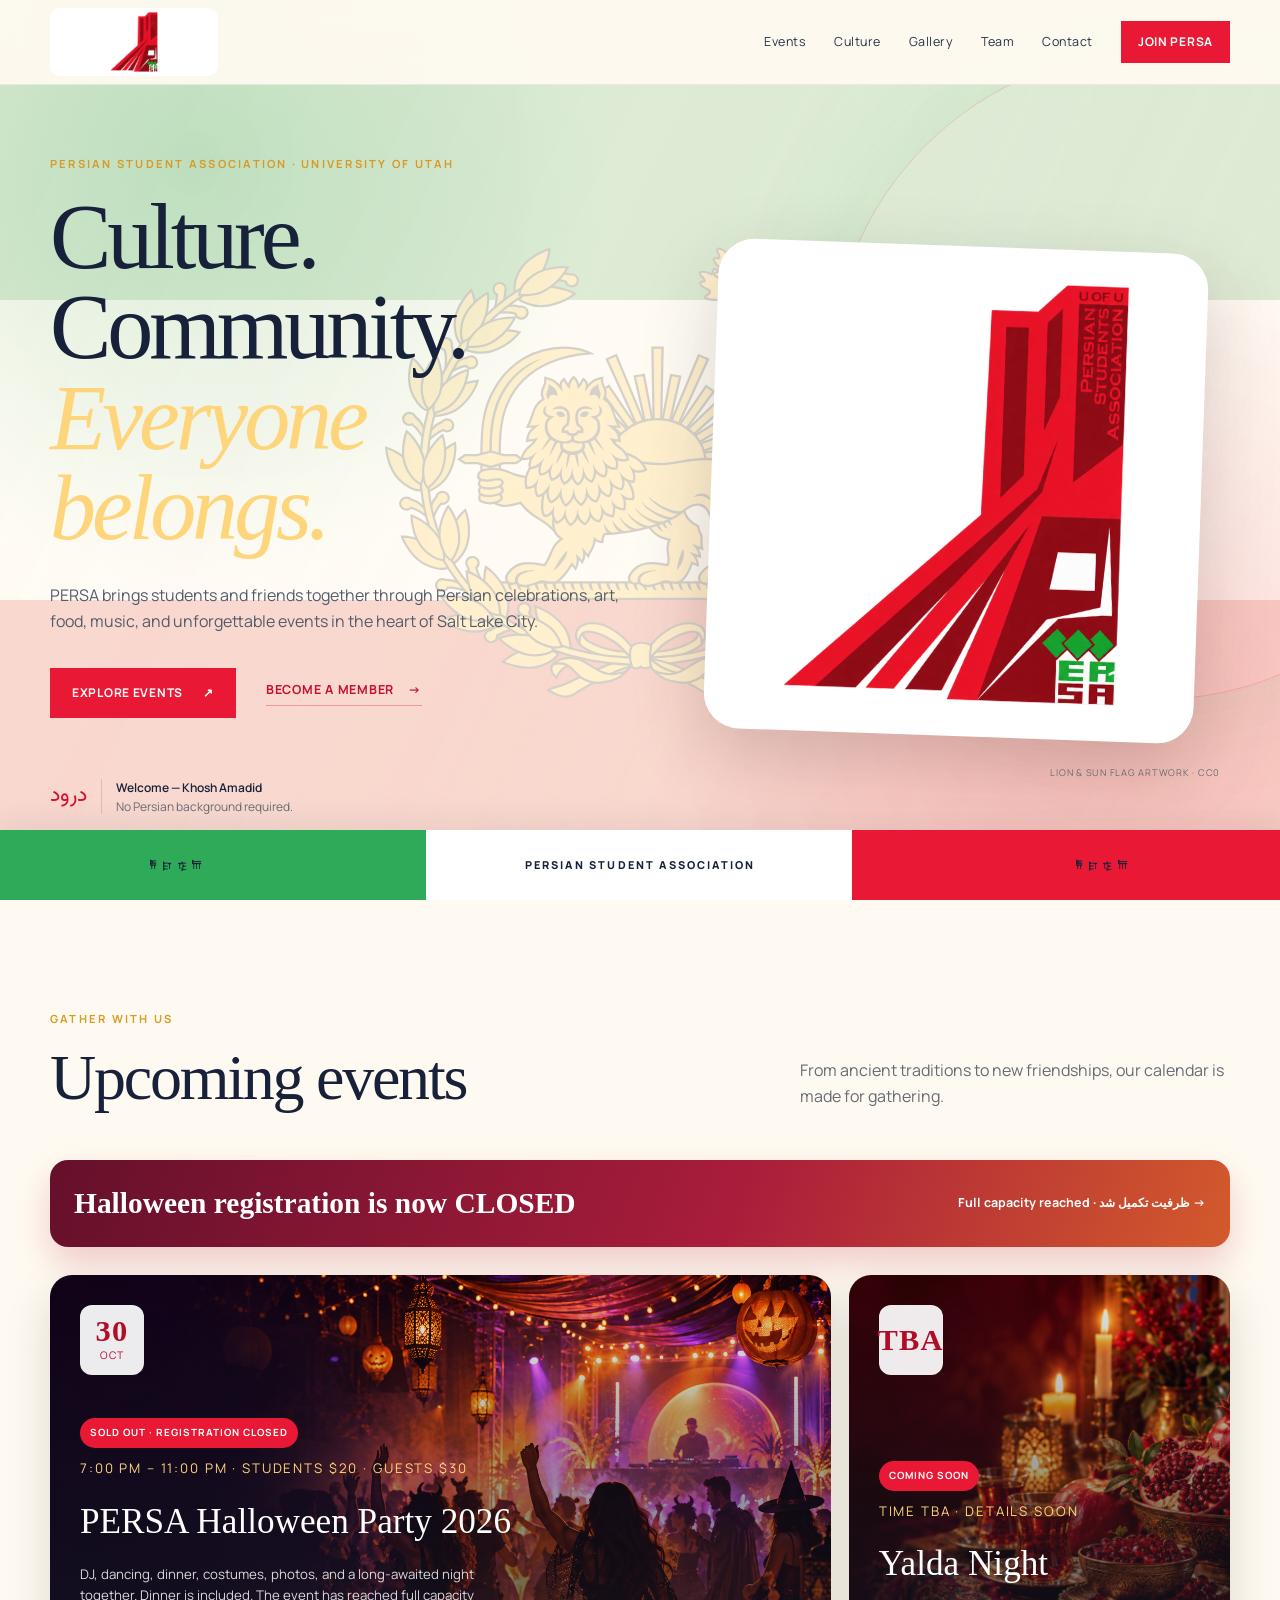
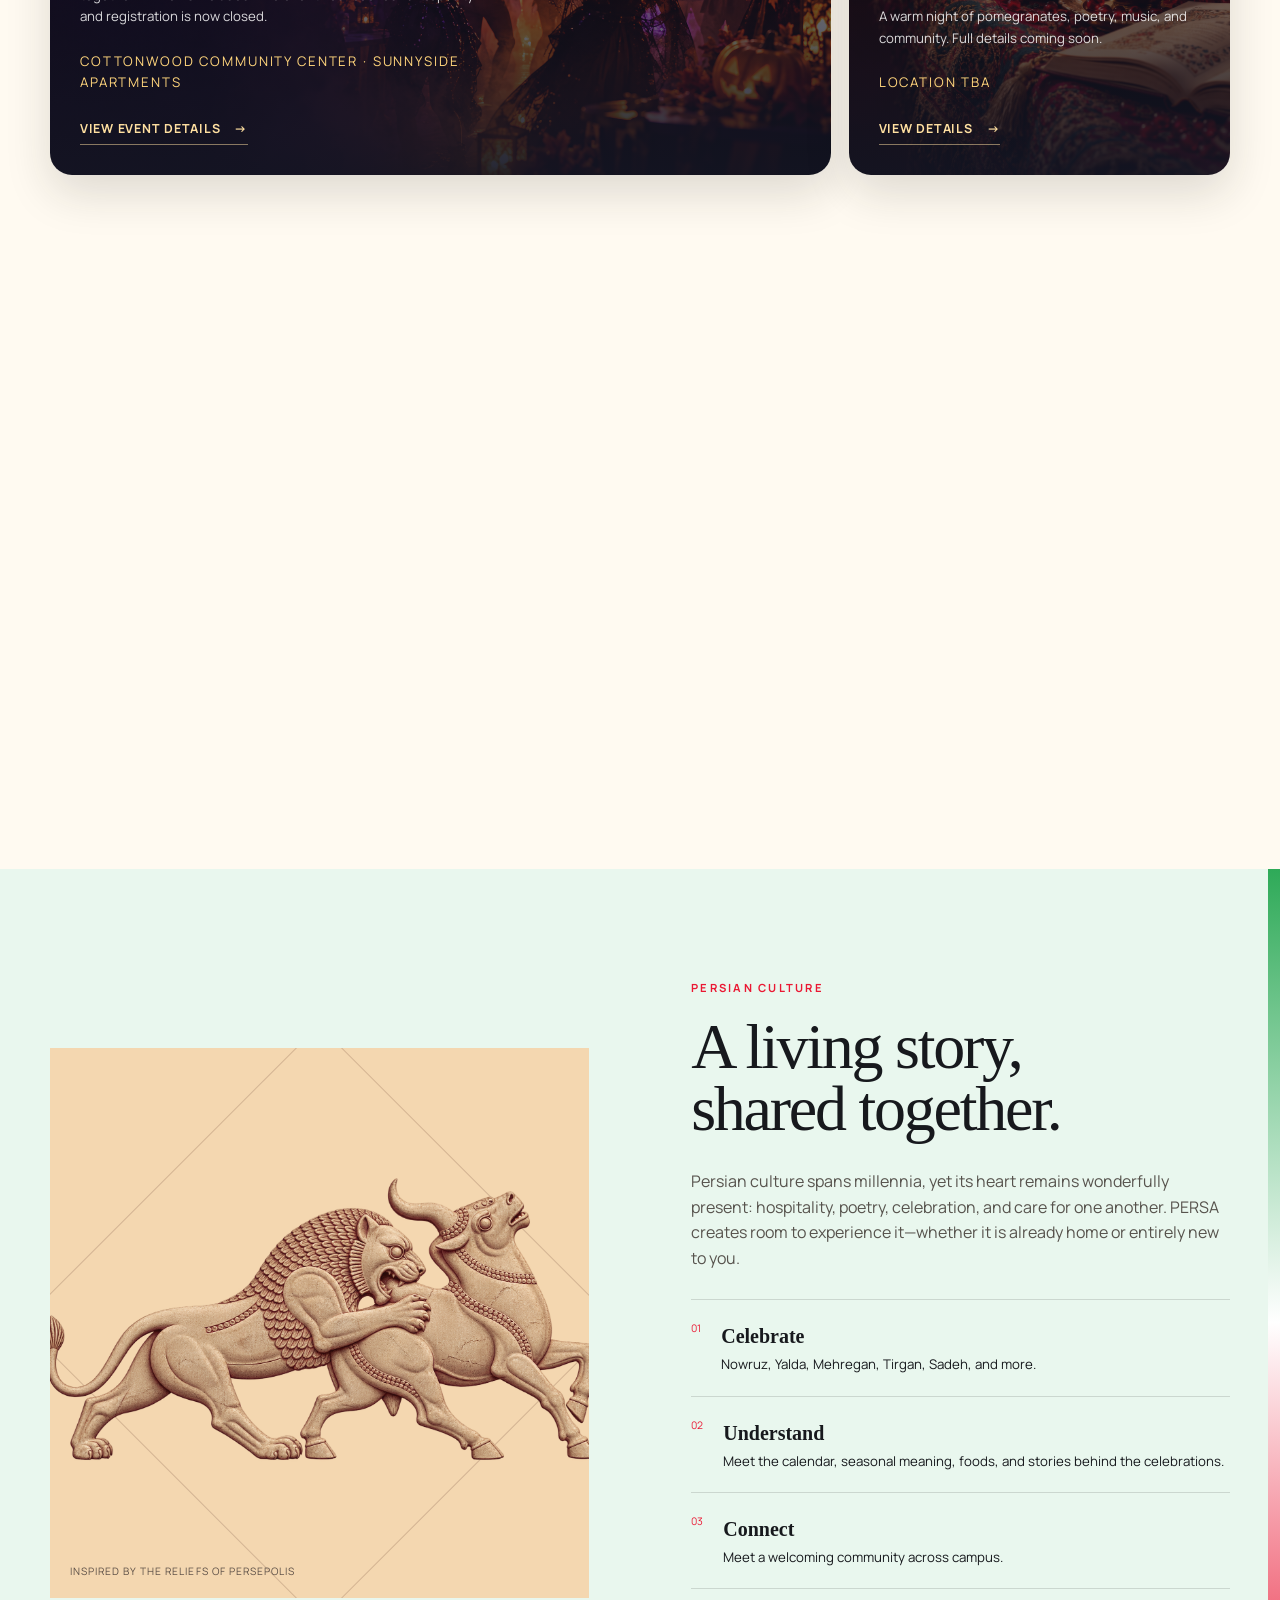
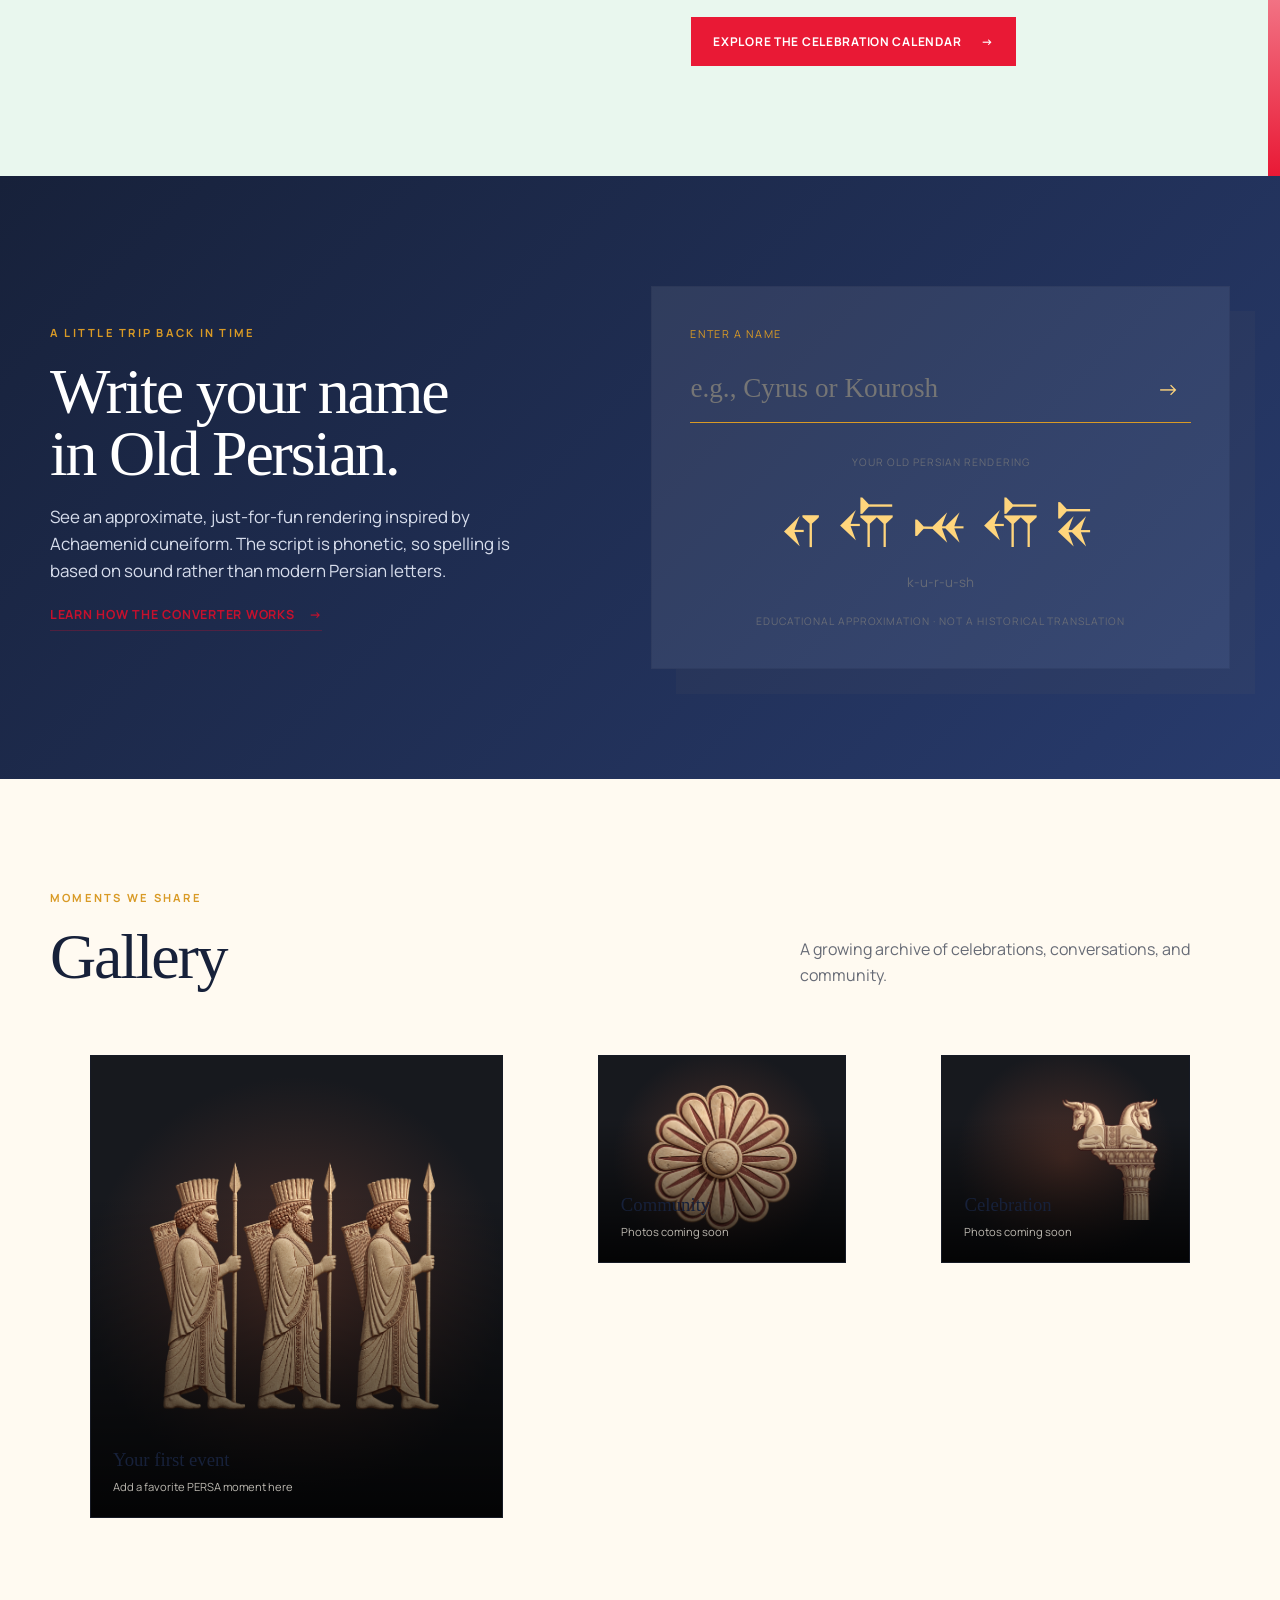
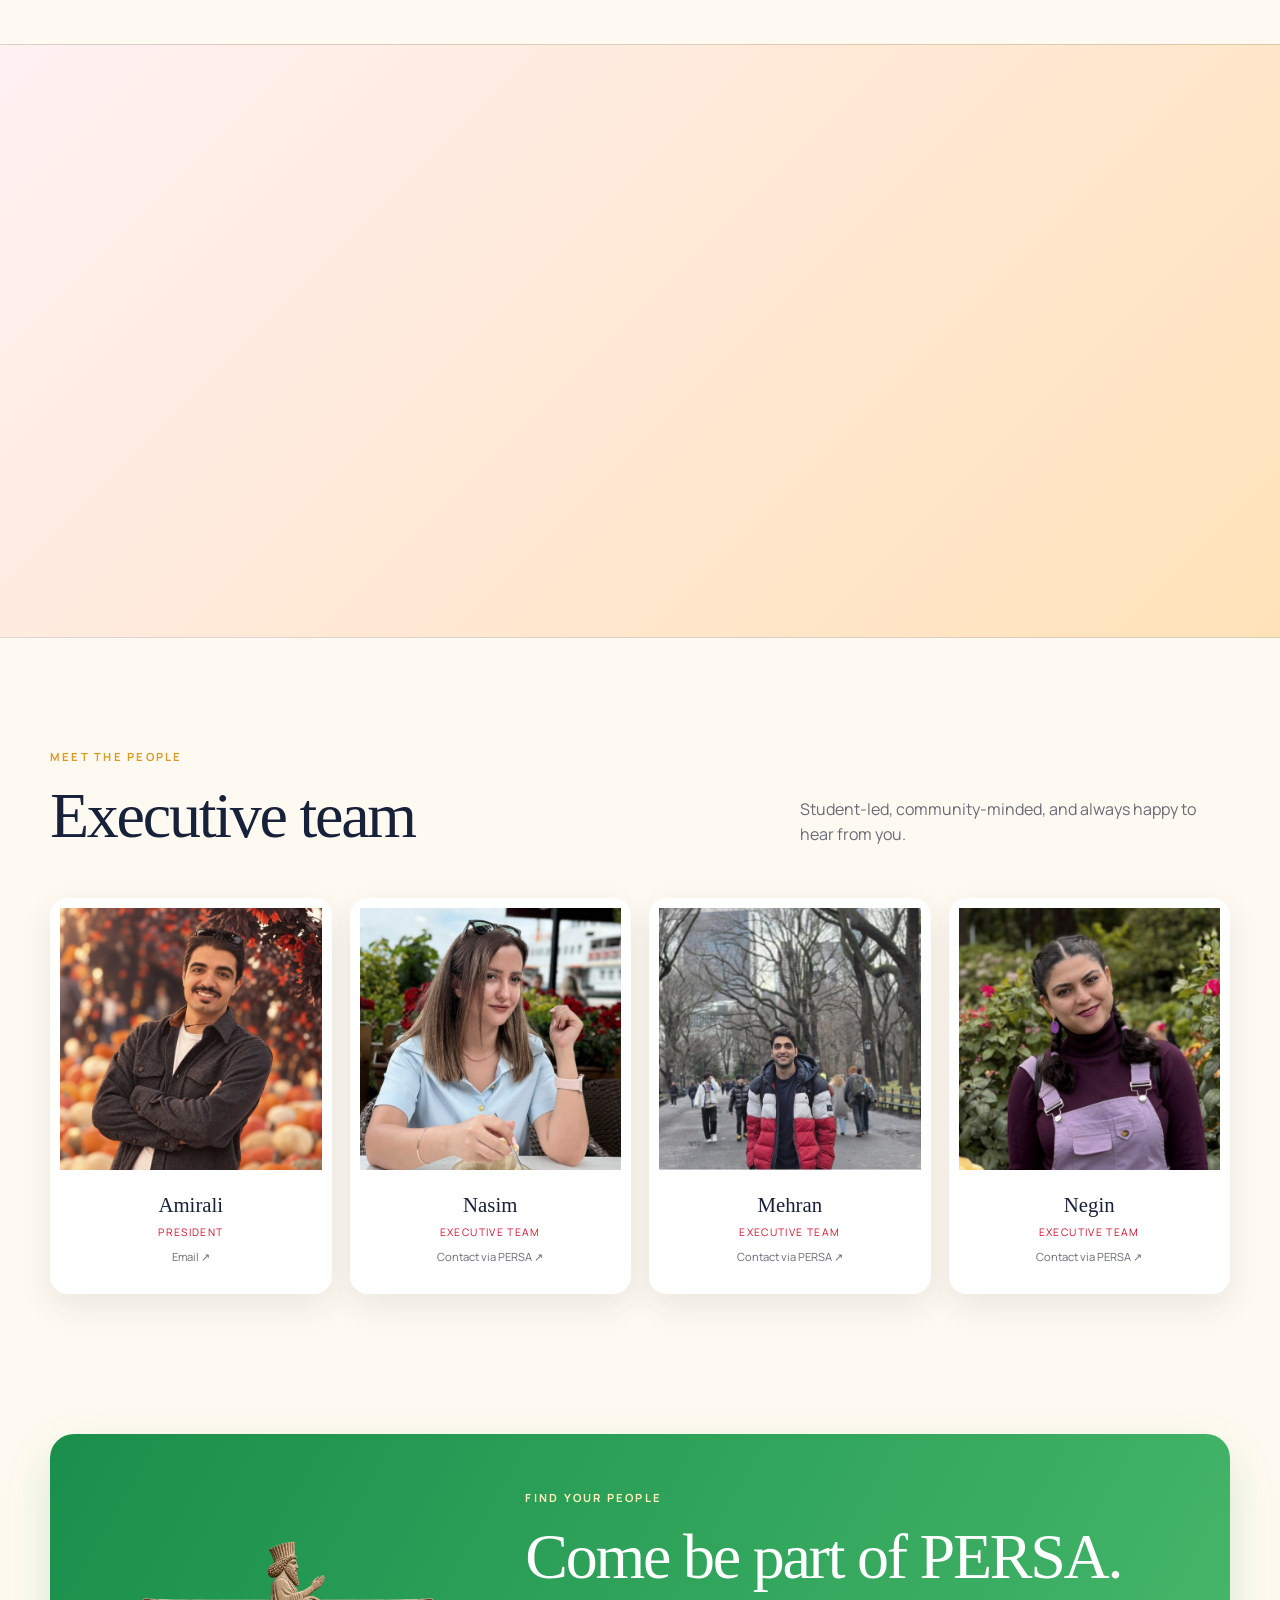
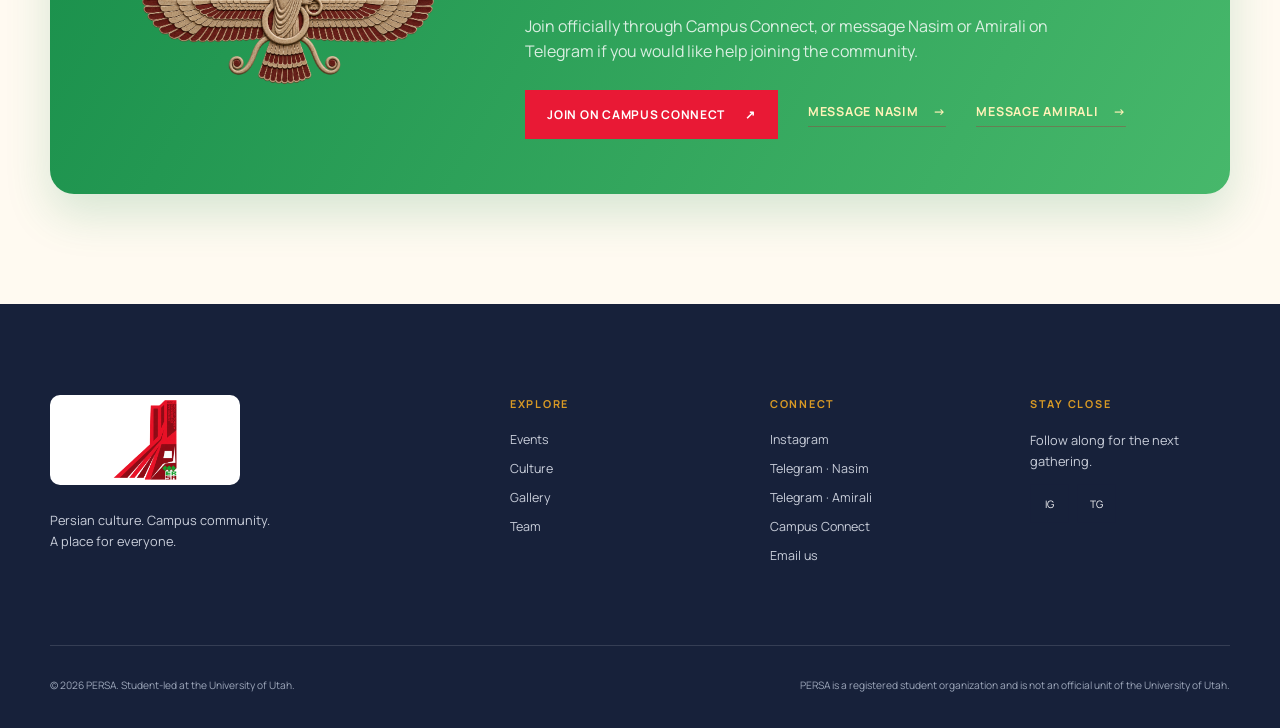
<file: index.html>
<!doctype html>
<html lang="en">
<head>
  <meta charset="utf-8">
  <meta name="viewport" content="width=device-width, initial-scale=1">
  <meta name="theme-color" content="#090b10">
  <meta name="description" content="PERSA — Persian Student Association at the University of Utah. Culture, community, and connection.">
  <title>PERSA | Persian Student Association at the University of Utah</title>
  <link rel="preconnect" href="https://fonts.googleapis.com">
  <link rel="preconnect" href="https://fonts.gstatic.com" crossorigin>
  <link href="https://fonts.googleapis.com/css2?family=Manrope:wght@400;500;600;700&family=Vazirmatn:wght@400;500;600;700&display=swap" rel="stylesheet">
  <link rel="stylesheet" href="assets/styles.css?v=20261028-registration-closed">
  <script type="application/ld+json">{"@context":"https://schema.org","@type":"Organization","name":"PERSA — Persian Student Association","parentOrganization":{"@type":"CollegeOrUniversity","name":"University of Utah"},"url":"https://persauofu.github.io"}</script>
</head>
<body>
  <a class="skip-link" href="#main">Skip to content</a>
  <header class="site-header" id="top">
    <nav class="nav shell" aria-label="Main navigation">
      <a class="brand brand-logo" href="#home" aria-label="PERSA home"><img src="assets/images/persa-logo-transparent.png" alt="PERSA — Persian Students Association at the University of Utah"></a>
      <button class="menu-button" aria-expanded="false" aria-controls="nav-links"><span></span><span></span><span></span><span class="sr-only">Menu</span></button>
      <div class="nav-links" id="nav-links">
        <a href="#events">Events</a><a href="culture.html">Culture</a><a href="#gallery">Gallery</a><a href="#team">Team</a><a href="#contact">Contact</a>
        <a class="button button-small" href="#join">Join PERSA</a>
      </div>
    </nav>
  </header>

  <main id="main">
    <section class="hero section" id="home">
      <div class="hero-glow"></div>
      <div class="shell hero-grid">
        <div class="hero-copy reveal">
          <p class="eyebrow">Persian Student Association · University of Utah</p>
          <h1>Culture. Community.<br><em>Everyone belongs.</em></h1>
          <p class="hero-text">PERSA brings students and friends together through Persian celebrations, art, food, music, and unforgettable events in the heart of Salt Lake City.</p>
          <div class="button-row"><a class="button" href="#events">Explore events <span>↗</span></a><a class="text-link" href="#join">Become a member <span>→</span></a></div>
          <div class="hero-note"><span>درود</span><p><strong>Welcome — Khosh Amadid</strong><br>No Persian background required.</p></div>
        </div>
        <div class="hero-art hero-brand-art reveal" aria-label="PERSA logo and Lion and Sun flag artwork">
          <div class="hero-logo-card"><img src="assets/images/persa-logo-transparent.png" alt="PERSA official logo" fetchpriority="high"></div>
          <div class="hero-flag-credit">Lion &amp; Sun flag artwork · CC0</div>
        </div>
      </div>
      <div class="pattern-band" aria-hidden="true"><span>𐎱 𐎼 𐎿 𐎠</span><span>PERSIAN STUDENT ASSOCIATION</span><span>𐎱 𐎼 𐎿 𐎠</span></div>
    </section>

    <section class="section shell" id="events">
      <div class="section-heading reveal"><div><p class="eyebrow">Gather with us</p><h2>Upcoming events</h2></div><p>From ancient traditions to new friendships, our calendar is made for gathering.</p></div>
      <a class="required-banner reveal registration-closed-banner" href="registration.html?event=halloween-celebration"><strong>Halloween registration is now CLOSED</strong><span>Full capacity reached · ظرفیت تکمیل شد →</span></a>
      <div class="event-grid" id="event-grid" aria-live="polite"></div>
      <div class="section-cta reveal"><a class="text-link" href="registration.html">Halloween event details <span>→</span></a></div>
    </section>

    <section class="section culture-section" id="culture">
      <div class="shell culture-grid">
        <div class="culture-art reveal"><img src="assets/images/lion-and-bull.png" alt="Achaemenid-style lion and bull relief"><span class="art-caption">Inspired by the reliefs of Persepolis</span></div>
        <div class="culture-copy reveal"><p class="eyebrow">Persian culture</p><h2>A living story,<br>shared together.</h2><p>Persian culture spans millennia, yet its heart remains wonderfully present: hospitality, poetry, celebration, and care for one another. PERSA creates room to experience it—whether it is already home or entirely new to you.</p>
          <div class="culture-list"><article><span>01</span><div><h3>Celebrate</h3><p>Nowruz, Yalda, Mehregan, Tirgan, Sadeh, and more.</p></div></article><article><span>02</span><div><h3>Understand</h3><p>Meet the calendar, seasonal meaning, foods, and stories behind the celebrations.</p></div></article><article><span>03</span><div><h3>Connect</h3><p>Meet a welcoming community across campus.</p></div></article></div>
          <a class="button culture-page-button" href="culture.html">Explore the celebration calendar <span>→</span></a>
        </div>
      </div>
    </section>

    <section class="section name-section" id="name-converter">
      <div class="shell converter-grid">
        <div class="reveal"><p class="eyebrow">A little trip back in time</p><h2>Write your name<br>in Old Persian.</h2><p class="lead">See an approximate, just-for-fun rendering inspired by Achaemenid cuneiform. The script is phonetic, so spelling is based on sound rather than modern Persian letters.</p><a class="text-link" href="name-converter.html">Learn how the converter works <span>→</span></a></div>
        <div class="converter-card reveal">
          <label for="name-input">Enter a name</label><div class="input-wrap"><input id="name-input" type="text" maxlength="40" placeholder="e.g., Cyrus or Kourosh" autocomplete="off"><button id="convert-button" type="button" aria-label="Convert name">→</button></div>
          <div class="result" aria-live="polite"><p>Your Old Persian rendering</p><output id="cuneiform-output">𐎤 𐎢 𐎽 𐎢 𐏁</output><small id="transliteration-output">k-u-r-u-sh</small></div>
          <p class="fine-print">Educational approximation · not a historical translation</p>
        </div>
      </div>
    </section>

    <section class="section shell" id="gallery">
      <div class="section-heading reveal"><div><p class="eyebrow">Moments we share</p><h2>Gallery</h2></div><p>A growing archive of celebrations, conversations, and community.</p></div>
      <div class="gallery-grid" id="gallery-grid"></div>
    </section>

    <section class="section about-section" id="about">
      <div class="shell about-grid"><div class="about-mark reveal" aria-hidden="true"><img src="assets/images/lotus.png" alt=""></div><div class="reveal"><p class="eyebrow">About PERSA</p><h2>Community is our common language.</h2><p class="lead">PERSA is a registered student organization at the University of Utah. We celebrate Persian heritage, support our members, and invite the wider campus to learn, gather, and belong.</p><div class="stats"><div><strong>Culture</strong><span>shared with care</span></div><div><strong>Community</strong><span>built together</span></div><div><strong>Everyone</strong><span>is welcome</span></div></div></div></div>
    </section>

    <section class="section shell" id="team">
      <div class="section-heading reveal"><div><p class="eyebrow">Meet the people</p><h2>Executive team</h2></div><p>Student-led, community-minded, and always happy to hear from you.</p></div>
      <div class="team-grid" id="team-grid"></div>
    </section>

    <section class="section join-section" id="join">
      <div class="shell join-card reveal"><img src="assets/images/faravahar-motif.png" alt="Decorative Persian-inspired winged motif"><div><p class="eyebrow">Find your people</p><h2>Come be part of PERSA.</h2><p>Join officially through Campus Connect, or message Nasim or Amirali on Telegram if you would like help joining the community.</p><div class="button-row"><a class="button" data-link="campusConnect" href="#">Join on Campus Connect <span>↗</span></a><a class="text-link" data-link="telegramNasim" href="#">Message Nasim <span>→</span></a><a class="text-link" data-link="telegramAmirali" href="#">Message Amirali <span>→</span></a></div></div></div>
    </section>
  </main>

  <footer class="site-footer" id="contact">
    <div class="shell footer-grid"><div><a class="brand footer-brand brand-logo" href="#top"><img src="assets/images/persa-logo-transparent.png" alt="PERSA official logo"></a><p>Persian culture. Campus community.<br>A place for everyone.</p></div><div><h3>Explore</h3><a href="#events">Events</a><a href="culture.html">Culture</a><a href="#gallery">Gallery</a><a href="#team">Team</a></div><div><h3>Connect</h3><a data-link="instagram" href="#">Instagram</a><a data-link="telegramNasim" href="#">Telegram · Nasim</a><a data-link="telegramAmirali" href="#">Telegram · Amirali</a><a data-link="campusConnect" href="#">Campus Connect</a><a data-link="email" href="#">Email us</a></div><div><h3>Stay close</h3><p>Follow along for the next gathering.</p><div class="social-row"><a data-link="instagram" href="#" aria-label="Instagram">IG</a><a data-link="telegramNasim" href="#" aria-label="Telegram Nasim">TG</a></div></div></div>
    <div class="shell footer-bottom"><p>© <span id="year"></span> PERSA. Student-led at the University of Utah.</p><p>PERSA is a registered student organization and is not an official unit of the University of Utah.</p></div>
  </footer>
  <script src="assets/app.js?v=20261028-registration-closed" defer></script>
</body>
</html>
</file>
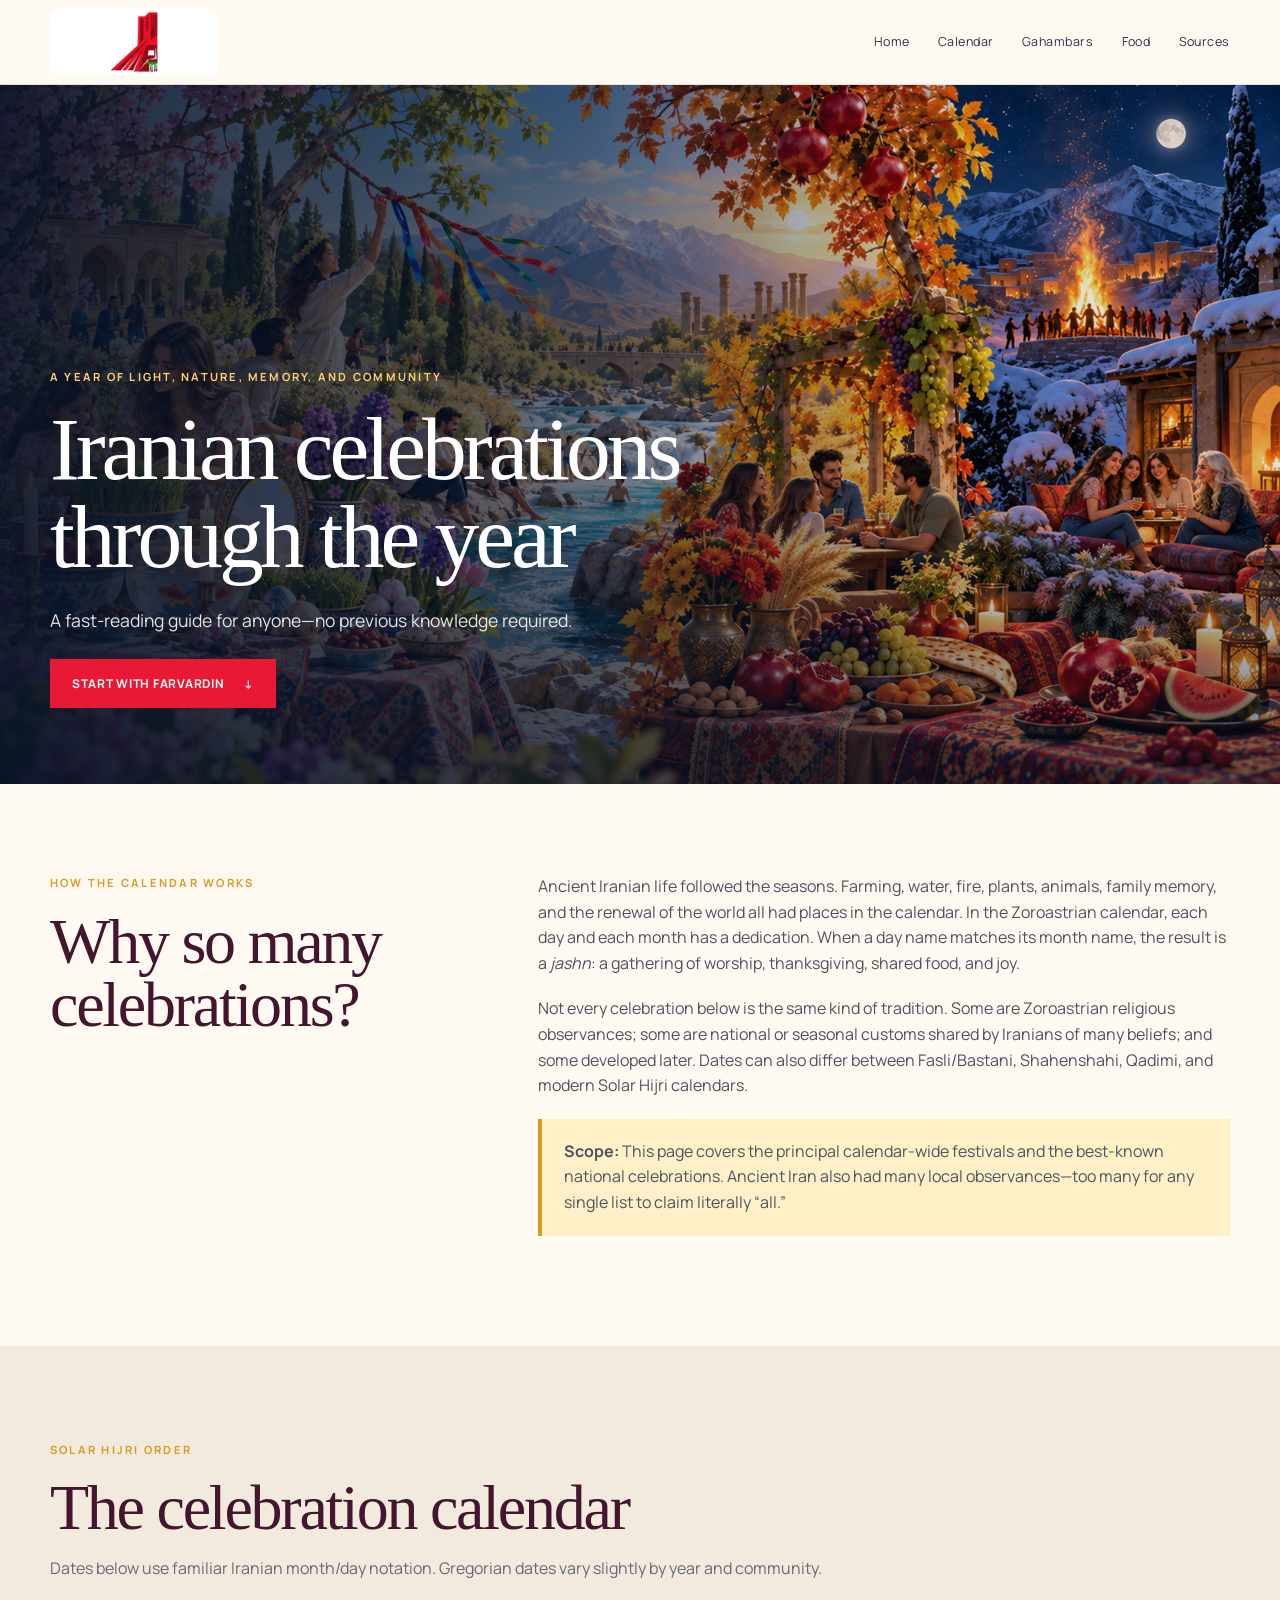
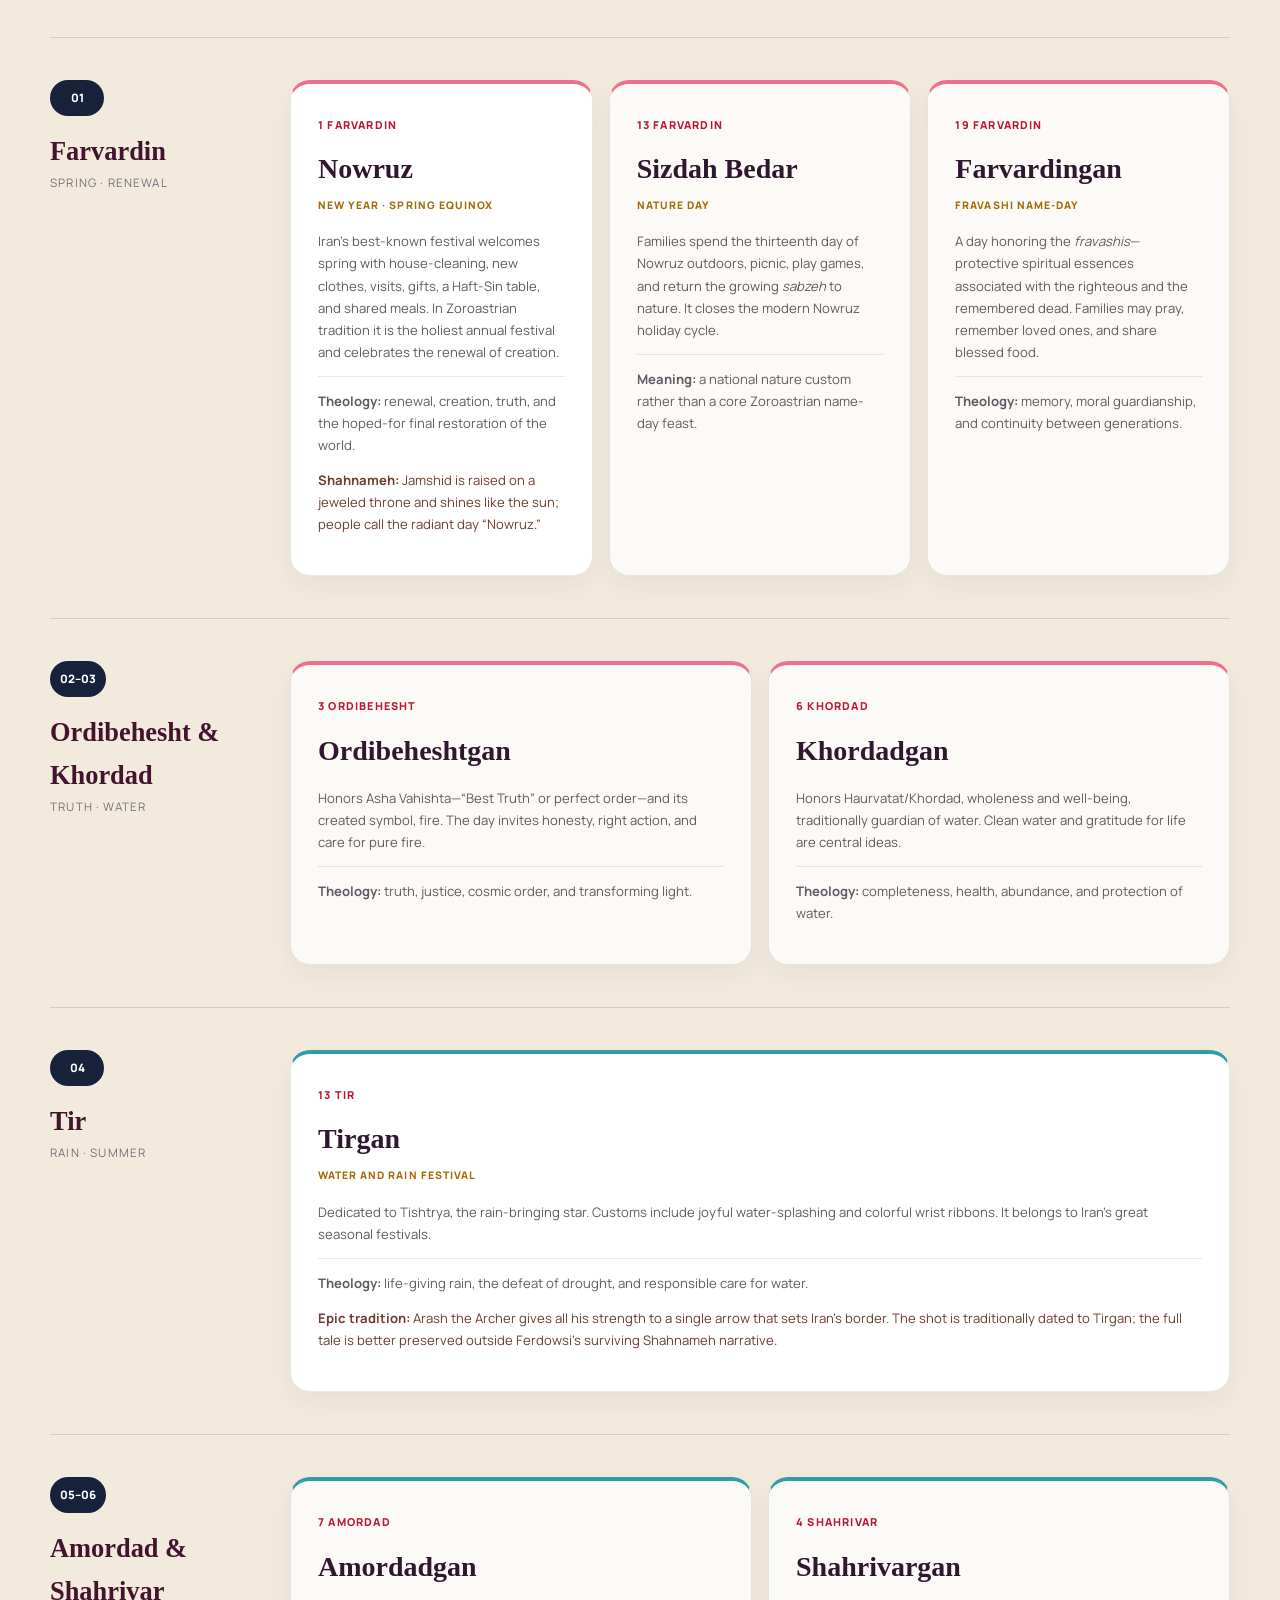
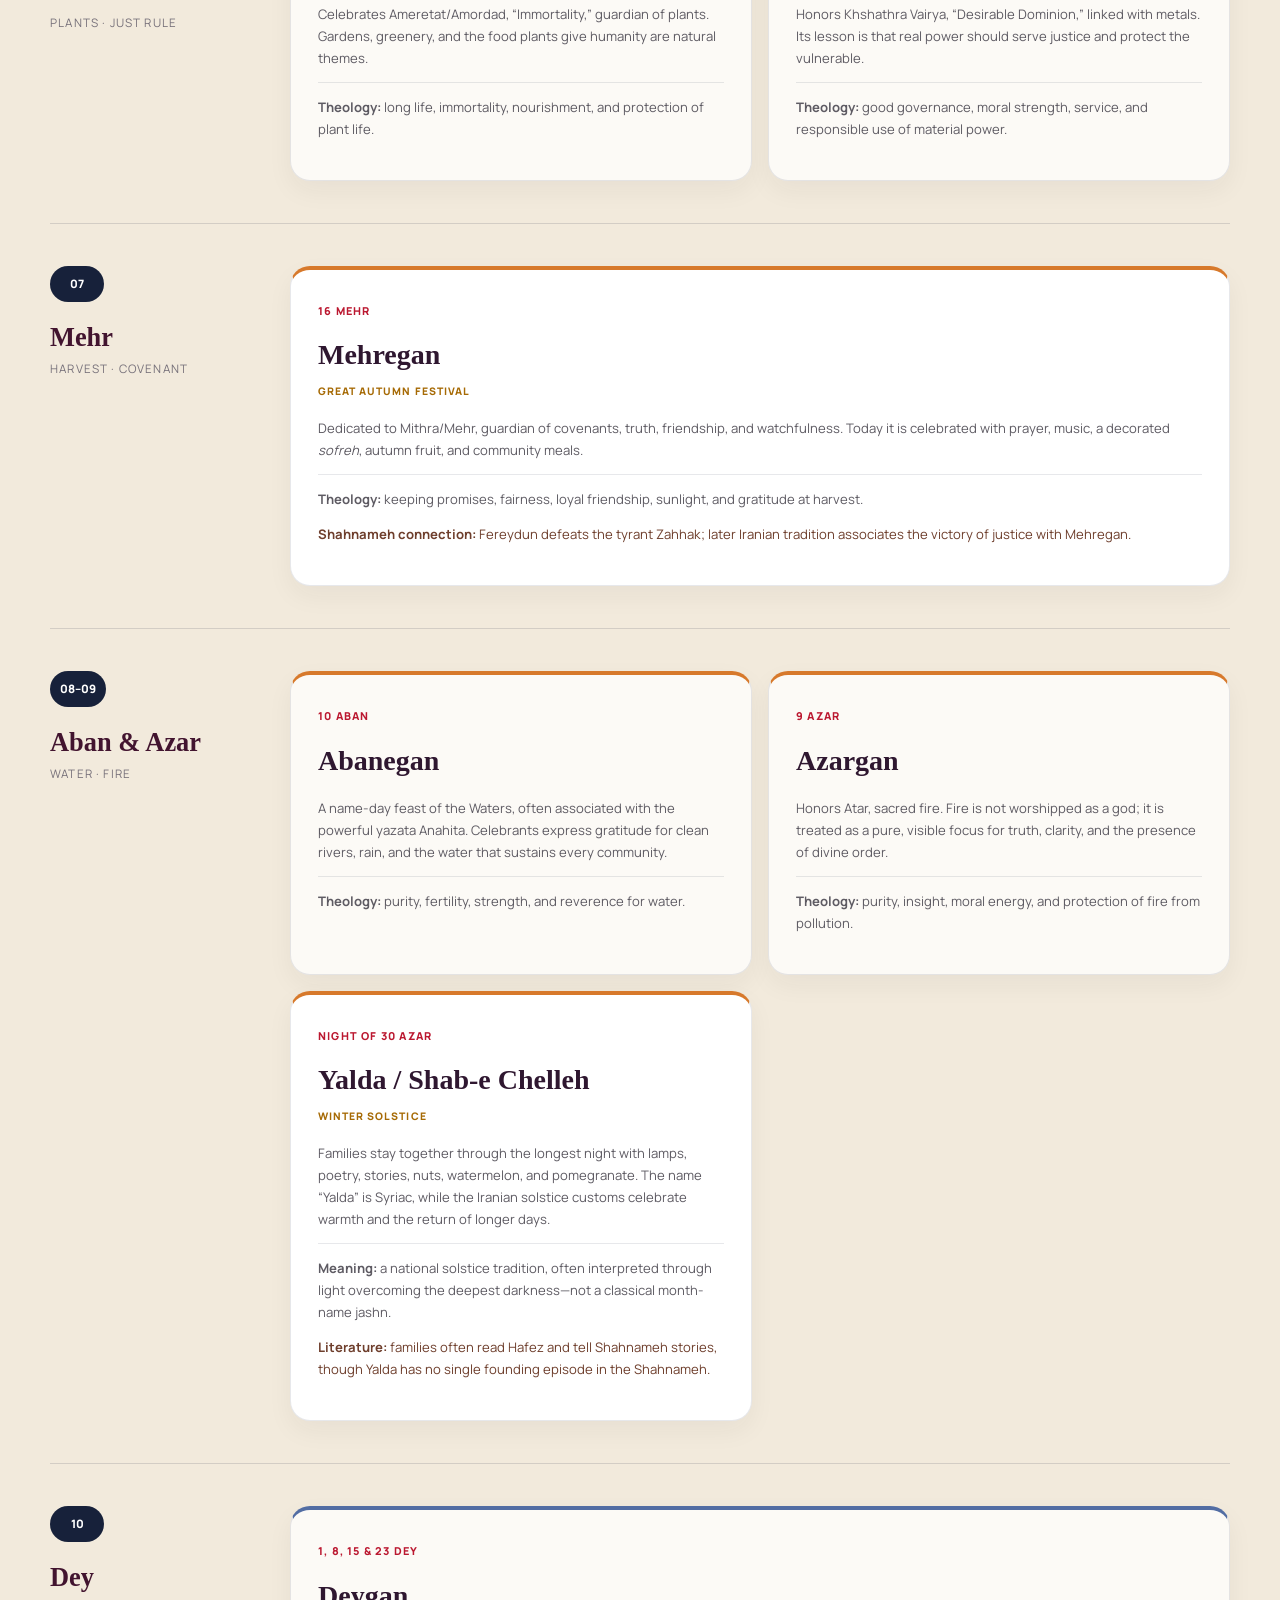
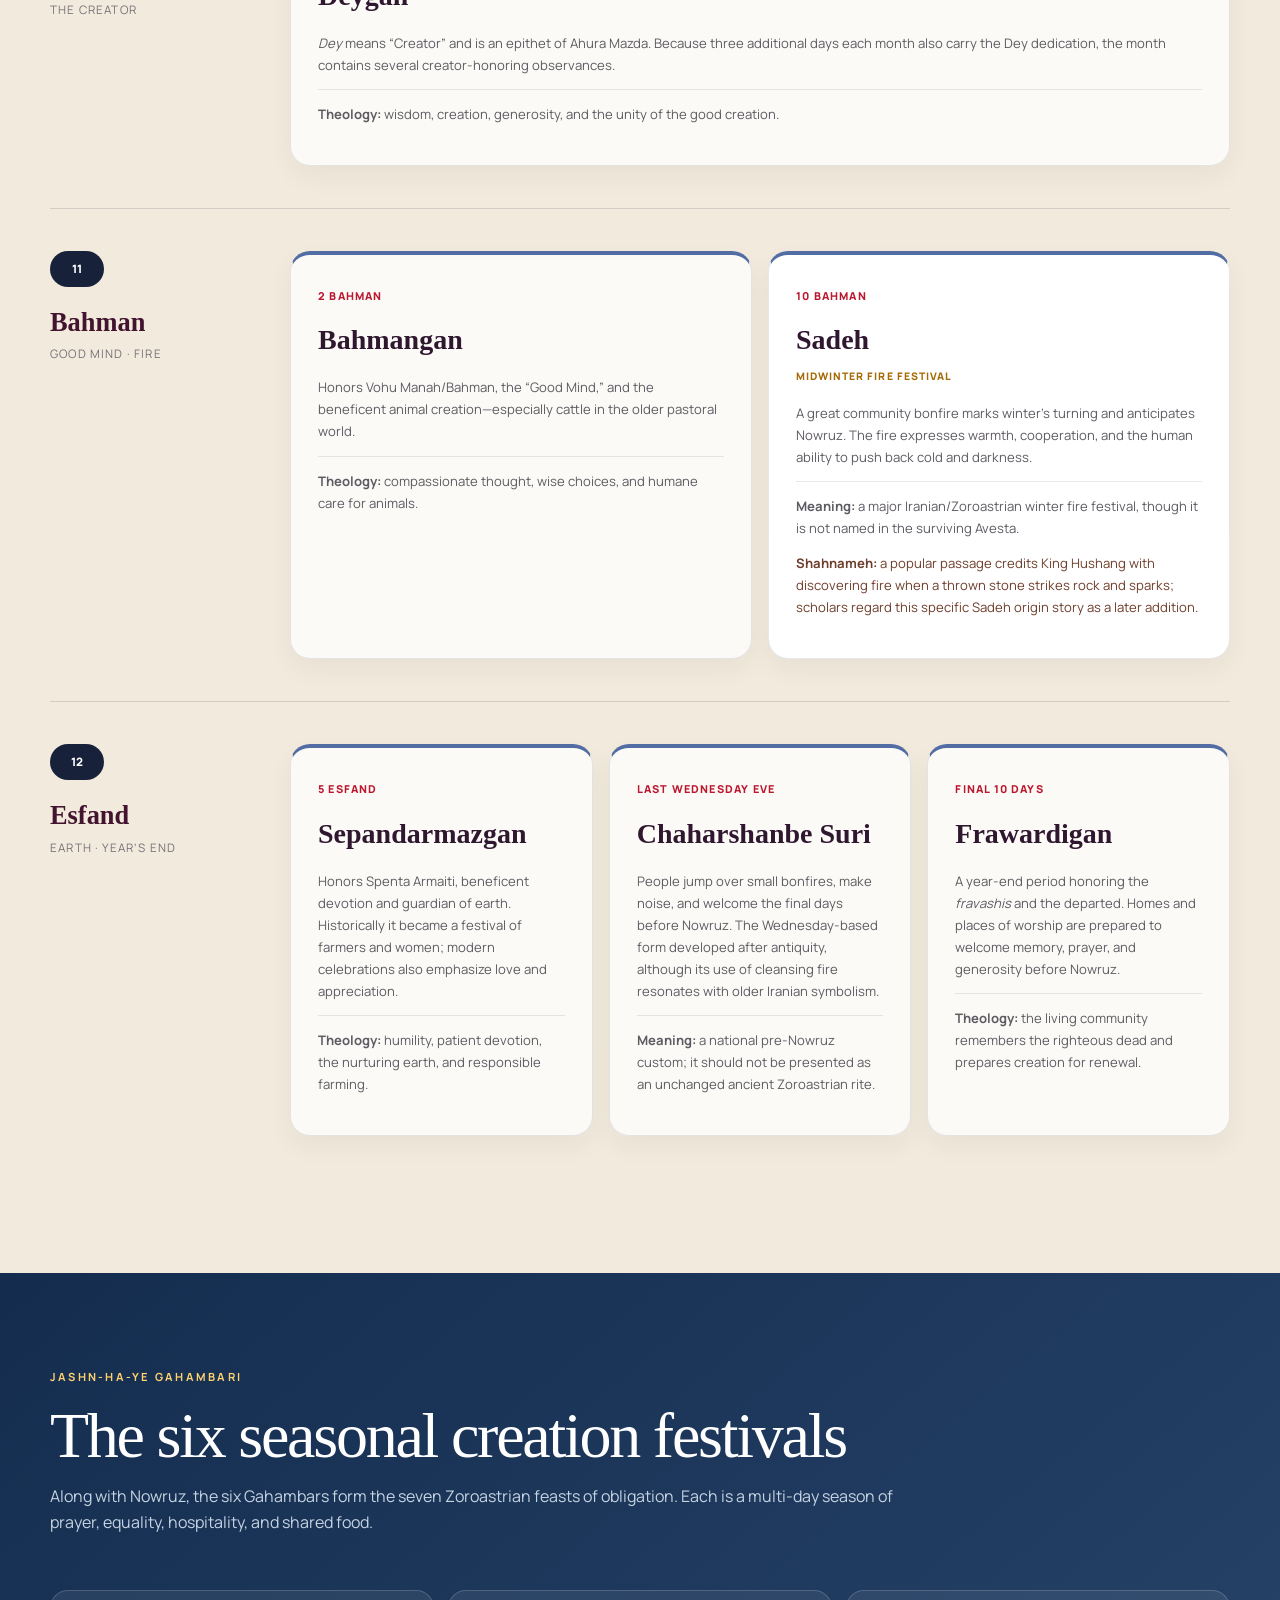
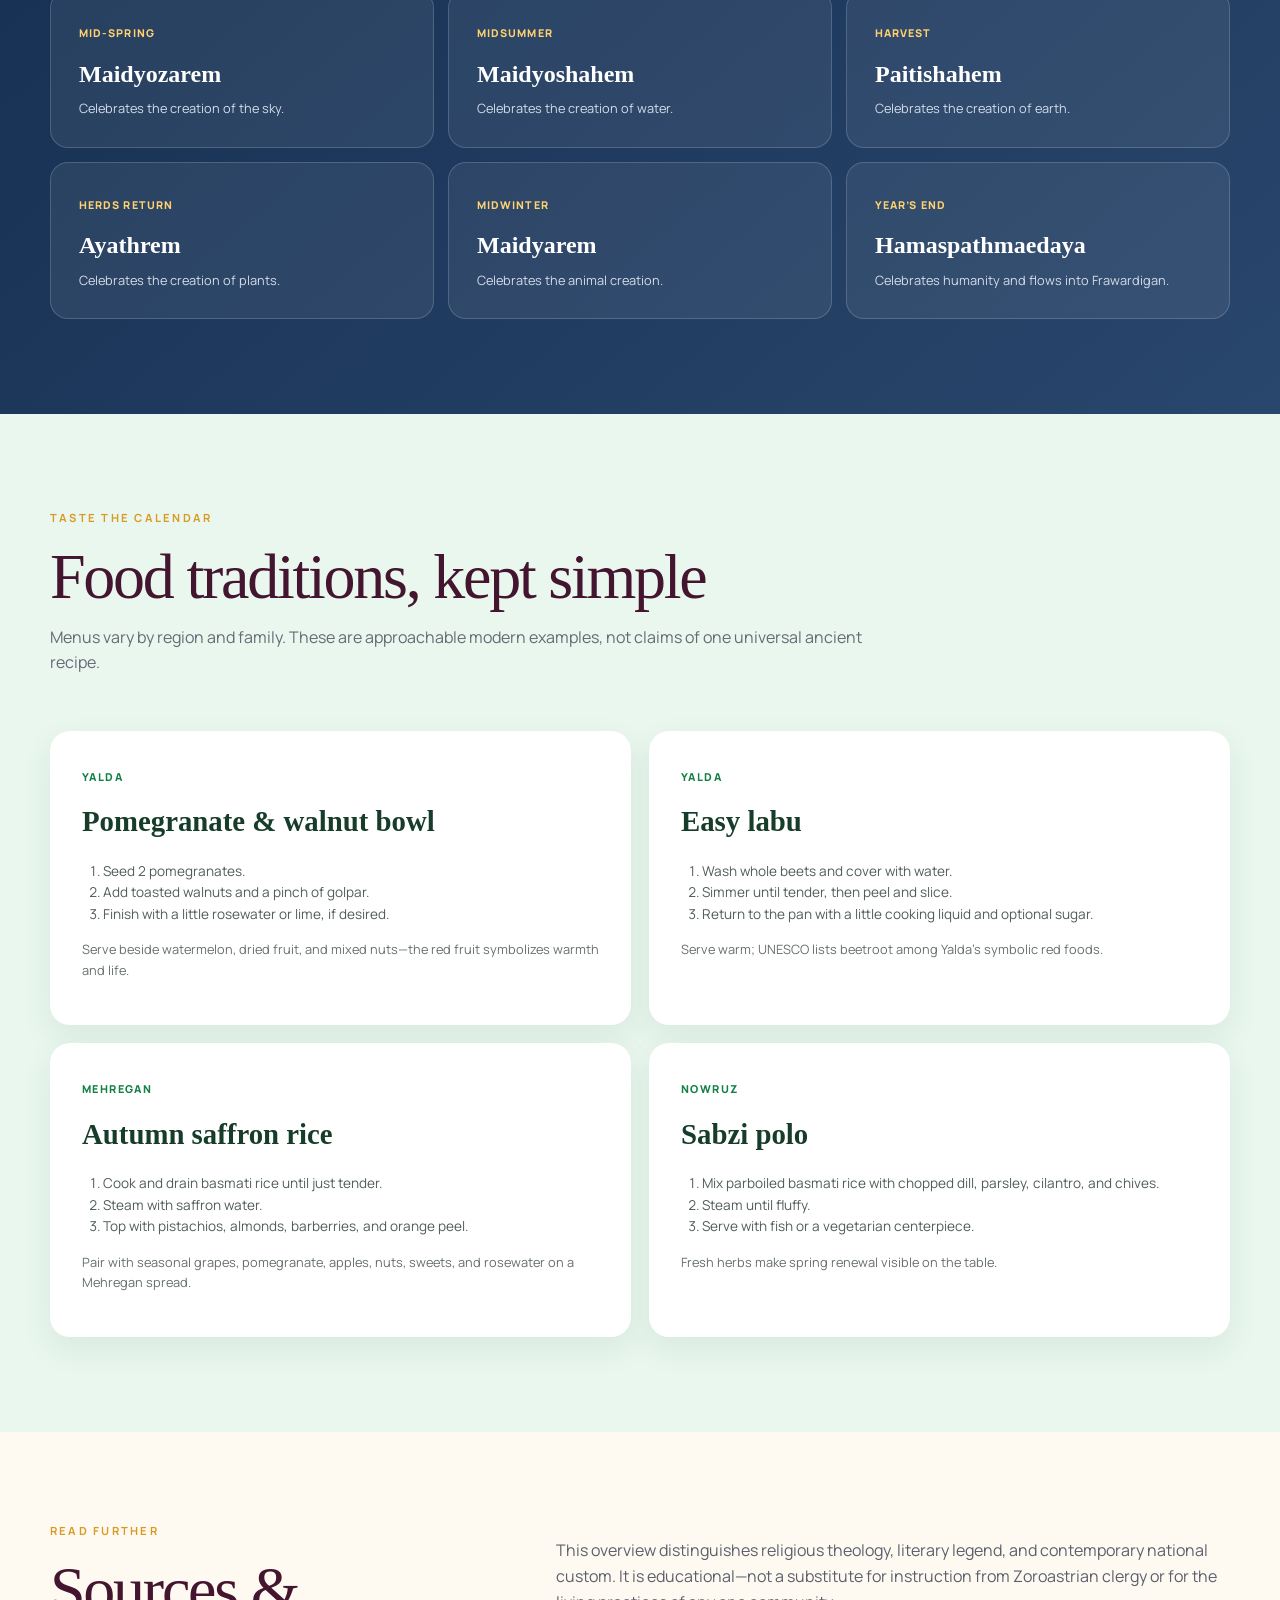
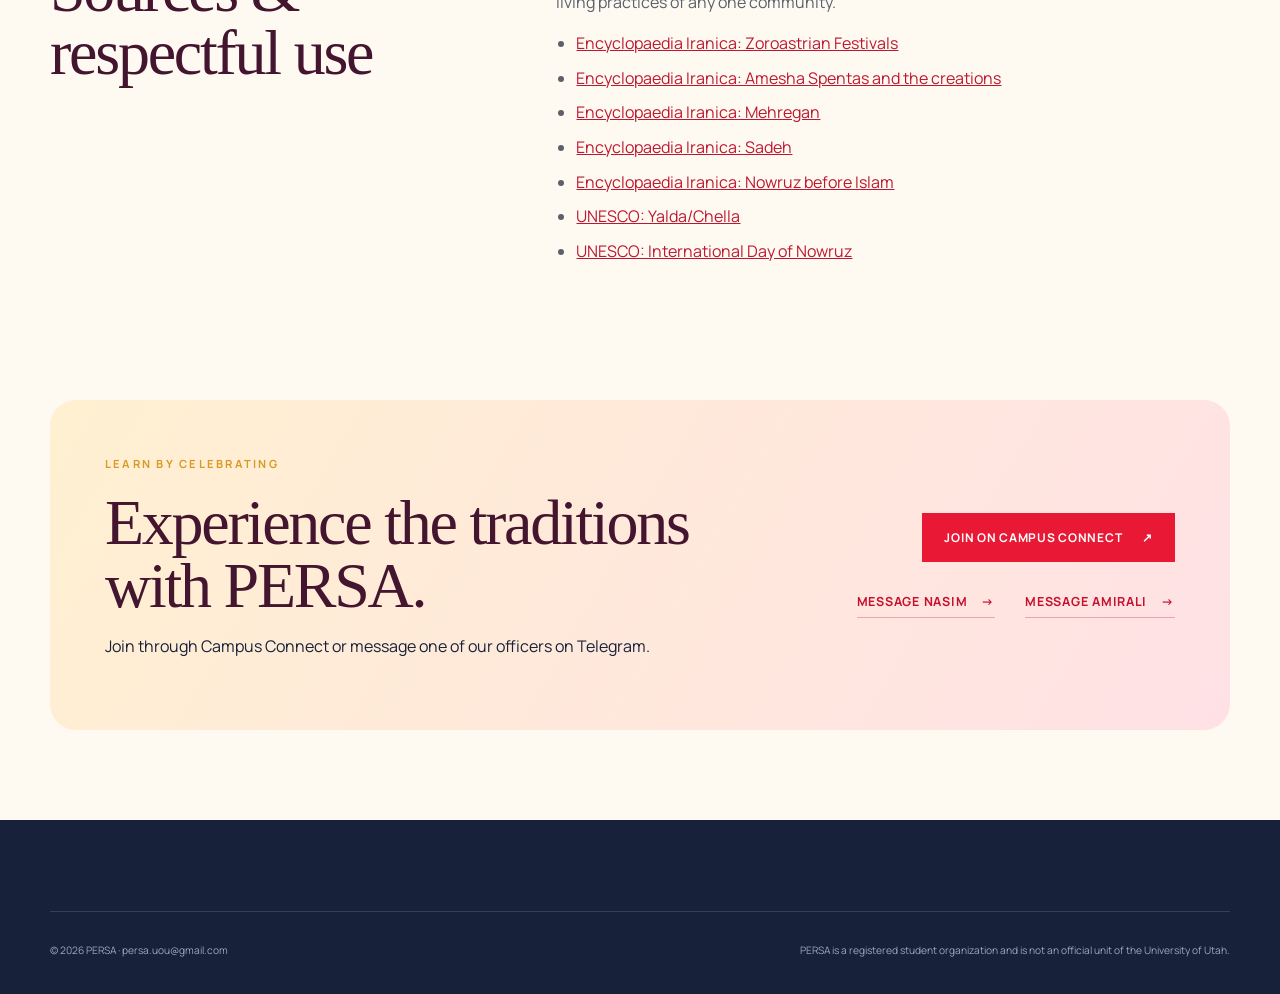
<file: culture.html>
<!doctype html>
<html lang="en">
<head>
  <meta charset="utf-8">
  <meta name="viewport" content="width=device-width,initial-scale=1">
  <meta name="theme-color" content="#203d63">
  <meta name="description" content="A quick, accessible guide to Iranian seasonal celebrations, Zoroastrian name-day festivals, traditional foods, and Shahnameh connections.">
  <title>Iranian Celebrations Through the Year | PERSA</title>
  <link rel="preconnect" href="https://fonts.googleapis.com">
  <link rel="preconnect" href="https://fonts.gstatic.com" crossorigin>
  <link href="https://fonts.googleapis.com/css2?family=Manrope:wght@400;500;600;700;800&family=Vazirmatn:wght@400;500;600;700&display=swap" rel="stylesheet">
  <link rel="stylesheet" href="assets/styles.css?v=20260930-culture-release">
</head>
<body class="inner-page culture-page">
  <a class="skip-link" href="#culture-main">Skip to content</a>
  <header class="site-header scrolled">
    <nav class="nav shell" aria-label="Culture page navigation">
      <a class="brand brand-logo" href="index.html"><img src="assets/images/persa-logo-transparent.png" alt="PERSA official logo"></a>
      <button class="menu-button" aria-expanded="false" aria-controls="nav-links"><span></span><span></span><span></span><span class="sr-only">Menu</span></button>
      <div class="nav-links" id="nav-links"><a href="index.html">Home</a><a href="#calendar">Calendar</a><a href="#gahambars">Gahambars</a><a href="#food">Food</a><a href="#sources">Sources</a></div>
    </nav>
  </header>

  <main id="culture-main" class="culture-main">
    <section class="culture-hero">
      <img src="assets/images/culture/iranian-celebrations-year-v2.png" alt="Artistic panorama of spring, summer, autumn, and winter Iranian celebrations" fetchpriority="high">
      <div class="culture-hero-shade"></div>
      <div class="shell culture-hero-copy">
        <p class="eyebrow">A year of light, nature, memory, and community</p>
        <h1>Iranian celebrations<br>through the year</h1>
        <p>A fast-reading guide for anyone—no previous knowledge required.</p>
        <a class="button" href="#calendar">Start with Farvardin <span>↓</span></a>
      </div>
    </section>

    <section class="culture-intro shell">
      <div><p class="eyebrow">How the calendar works</p><h2>Why so many celebrations?</h2></div>
      <div class="culture-intro-copy">
        <p>Ancient Iranian life followed the seasons. Farming, water, fire, plants, animals, family memory, and the renewal of the world all had places in the calendar. In the Zoroastrian calendar, each day and each month has a dedication. When a day name matches its month name, the result is a <em>jashn</em>: a gathering of worship, thanksgiving, shared food, and joy.</p>
        <p>Not every celebration below is the same kind of tradition. Some are Zoroastrian religious observances; some are national or seasonal customs shared by Iranians of many beliefs; and some developed later. Dates can also differ between Fasli/Bastani, Shahenshahi, Qadimi, and modern Solar Hijri calendars.</p>
        <p class="culture-note"><strong>Scope:</strong> This page covers the principal calendar-wide festivals and the best-known national celebrations. Ancient Iran also had many local observances—too many for any single list to claim literally “all.”</p>
      </div>
    </section>

    <section class="culture-calendar" id="calendar">
      <div class="shell">
        <div class="culture-section-heading"><p class="eyebrow">Solar Hijri order</p><h2>The celebration calendar</h2><p>Dates below use familiar Iranian month/day notation. Gregorian dates vary slightly by year and community.</p></div>

        <div class="month-group spring-group">
          <div class="month-label"><span>01</span><h3>Farvardin</h3><p>Spring · renewal</p></div>
          <div class="festival-grid">
            <article class="festival-card featured-festival"><span class="festival-date">1 Farvardin</span><h3>Nowruz</h3><p class="festival-tag">New Year · spring equinox</p><p>Iran’s best-known festival welcomes spring with house-cleaning, new clothes, visits, gifts, a Haft-Sin table, and shared meals. In Zoroastrian tradition it is the holiest annual festival and celebrates the renewal of creation.</p><p class="theology"><strong>Theology:</strong> renewal, creation, truth, and the hoped-for final restoration of the world.</p><p class="story"><strong>Shahnameh:</strong> Jamshid is raised on a jeweled throne and shines like the sun; people call the radiant day “Nowruz.”</p></article>
            <article class="festival-card"><span class="festival-date">13 Farvardin</span><h3>Sizdah Bedar</h3><p class="festival-tag">Nature Day</p><p>Families spend the thirteenth day of Nowruz outdoors, picnic, play games, and return the growing <em>sabzeh</em> to nature. It closes the modern Nowruz holiday cycle.</p><p class="theology"><strong>Meaning:</strong> a national nature custom rather than a core Zoroastrian name-day feast.</p></article>
            <article class="festival-card"><span class="festival-date">19 Farvardin</span><h3>Farvardingan</h3><p class="festival-tag">Fravashi name-day</p><p>A day honoring the <em>fravashis</em>—protective spiritual essences associated with the righteous and the remembered dead. Families may pray, remember loved ones, and share blessed food.</p><p class="theology"><strong>Theology:</strong> memory, moral guardianship, and continuity between generations.</p></article>
          </div>
        </div>

        <div class="month-group spring-group">
          <div class="month-label"><span>02–03</span><h3>Ordibehesht &amp; Khordad</h3><p>Truth · water</p></div>
          <div class="festival-grid two-card-grid">
            <article class="festival-card"><span class="festival-date">3 Ordibehesht</span><h3>Ordibeheshtgan</h3><p>Honors Asha Vahishta—“Best Truth” or perfect order—and its created symbol, fire. The day invites honesty, right action, and care for pure fire.</p><p class="theology"><strong>Theology:</strong> truth, justice, cosmic order, and transforming light.</p></article>
            <article class="festival-card"><span class="festival-date">6 Khordad</span><h3>Khordadgan</h3><p>Honors Haurvatat/Khordad, wholeness and well-being, traditionally guardian of water. Clean water and gratitude for life are central ideas.</p><p class="theology"><strong>Theology:</strong> completeness, health, abundance, and protection of water.</p></article>
          </div>
        </div>

        <div class="month-group summer-group">
          <div class="month-label"><span>04</span><h3>Tir</h3><p>Rain · summer</p></div>
          <div class="festival-grid one-card-grid">
            <article class="festival-card featured-festival"><span class="festival-date">13 Tir</span><h3>Tirgan</h3><p class="festival-tag">Water and rain festival</p><p>Dedicated to Tishtrya, the rain-bringing star. Customs include joyful water-splashing and colorful wrist ribbons. It belongs to Iran’s great seasonal festivals.</p><p class="theology"><strong>Theology:</strong> life-giving rain, the defeat of drought, and responsible care for water.</p><p class="story"><strong>Epic tradition:</strong> Arash the Archer gives all his strength to a single arrow that sets Iran’s border. The shot is traditionally dated to Tirgan; the full tale is better preserved outside Ferdowsi’s surviving Shahnameh narrative.</p></article>
          </div>
        </div>

        <div class="month-group summer-group">
          <div class="month-label"><span>05–06</span><h3>Amordad &amp; Shahrivar</h3><p>Plants · just rule</p></div>
          <div class="festival-grid two-card-grid">
            <article class="festival-card"><span class="festival-date">7 Amordad</span><h3>Amordadgan</h3><p>Celebrates Ameretat/Amordad, “Immortality,” guardian of plants. Gardens, greenery, and the food plants give humanity are natural themes.</p><p class="theology"><strong>Theology:</strong> long life, immortality, nourishment, and protection of plant life.</p></article>
            <article class="festival-card"><span class="festival-date">4 Shahrivar</span><h3>Shahrivargan</h3><p>Honors Khshathra Vairya, “Desirable Dominion,” linked with metals. Its lesson is that real power should serve justice and protect the vulnerable.</p><p class="theology"><strong>Theology:</strong> good governance, moral strength, service, and responsible use of material power.</p></article>
          </div>
        </div>

        <div class="month-group autumn-group">
          <div class="month-label"><span>07</span><h3>Mehr</h3><p>Harvest · covenant</p></div>
          <div class="festival-grid one-card-grid">
            <article class="festival-card featured-festival"><span class="festival-date">16 Mehr</span><h3>Mehregan</h3><p class="festival-tag">Great autumn festival</p><p>Dedicated to Mithra/Mehr, guardian of covenants, truth, friendship, and watchfulness. Today it is celebrated with prayer, music, a decorated <em>sofreh</em>, autumn fruit, and community meals.</p><p class="theology"><strong>Theology:</strong> keeping promises, fairness, loyal friendship, sunlight, and gratitude at harvest.</p><p class="story"><strong>Shahnameh connection:</strong> Fereydun defeats the tyrant Zahhak; later Iranian tradition associates the victory of justice with Mehregan.</p></article>
          </div>
        </div>

        <div class="month-group autumn-group">
          <div class="month-label"><span>08–09</span><h3>Aban &amp; Azar</h3><p>Water · fire</p></div>
          <div class="festival-grid two-card-grid">
            <article class="festival-card"><span class="festival-date">10 Aban</span><h3>Abanegan</h3><p>A name-day feast of the Waters, often associated with the powerful yazata Anahita. Celebrants express gratitude for clean rivers, rain, and the water that sustains every community.</p><p class="theology"><strong>Theology:</strong> purity, fertility, strength, and reverence for water.</p></article>
            <article class="festival-card"><span class="festival-date">9 Azar</span><h3>Azargan</h3><p>Honors Atar, sacred fire. Fire is not worshipped as a god; it is treated as a pure, visible focus for truth, clarity, and the presence of divine order.</p><p class="theology"><strong>Theology:</strong> purity, insight, moral energy, and protection of fire from pollution.</p></article>
            <article class="festival-card featured-festival"><span class="festival-date">Night of 30 Azar</span><h3>Yalda / Shab-e Chelleh</h3><p class="festival-tag">Winter solstice</p><p>Families stay together through the longest night with lamps, poetry, stories, nuts, watermelon, and pomegranate. The name “Yalda” is Syriac, while the Iranian solstice customs celebrate warmth and the return of longer days.</p><p class="theology"><strong>Meaning:</strong> a national solstice tradition, often interpreted through light overcoming the deepest darkness—not a classical month-name jashn.</p><p class="story"><strong>Literature:</strong> families often read Hafez and tell Shahnameh stories, though Yalda has no single founding episode in the Shahnameh.</p></article>
          </div>
        </div>

        <div class="month-group winter-group">
          <div class="month-label"><span>10</span><h3>Dey</h3><p>The Creator</p></div>
          <div class="festival-grid one-card-grid">
            <article class="festival-card"><span class="festival-date">1, 8, 15 &amp; 23 Dey</span><h3>Deygan</h3><p><em>Dey</em> means “Creator” and is an epithet of Ahura Mazda. Because three additional days each month also carry the Dey dedication, the month contains several creator-honoring observances.</p><p class="theology"><strong>Theology:</strong> wisdom, creation, generosity, and the unity of the good creation.</p></article>
          </div>
        </div>

        <div class="month-group winter-group">
          <div class="month-label"><span>11</span><h3>Bahman</h3><p>Good mind · fire</p></div>
          <div class="festival-grid two-card-grid">
            <article class="festival-card"><span class="festival-date">2 Bahman</span><h3>Bahmangan</h3><p>Honors Vohu Manah/Bahman, the “Good Mind,” and the beneficent animal creation—especially cattle in the older pastoral world.</p><p class="theology"><strong>Theology:</strong> compassionate thought, wise choices, and humane care for animals.</p></article>
            <article class="festival-card featured-festival"><span class="festival-date">10 Bahman</span><h3>Sadeh</h3><p class="festival-tag">Midwinter fire festival</p><p>A great community bonfire marks winter’s turning and anticipates Nowruz. The fire expresses warmth, cooperation, and the human ability to push back cold and darkness.</p><p class="theology"><strong>Meaning:</strong> a major Iranian/Zoroastrian winter fire festival, though it is not named in the surviving Avesta.</p><p class="story"><strong>Shahnameh:</strong> a popular passage credits King Hushang with discovering fire when a thrown stone strikes rock and sparks; scholars regard this specific Sadeh origin story as a later addition.</p></article>
          </div>
        </div>

        <div class="month-group winter-group">
          <div class="month-label"><span>12</span><h3>Esfand</h3><p>Earth · year’s end</p></div>
          <div class="festival-grid">
            <article class="festival-card"><span class="festival-date">5 Esfand</span><h3>Sepandarmazgan</h3><p>Honors Spenta Armaiti, beneficent devotion and guardian of earth. Historically it became a festival of farmers and women; modern celebrations also emphasize love and appreciation.</p><p class="theology"><strong>Theology:</strong> humility, patient devotion, the nurturing earth, and responsible farming.</p></article>
            <article class="festival-card"><span class="festival-date">Last Wednesday eve</span><h3>Chaharshanbe Suri</h3><p>People jump over small bonfires, make noise, and welcome the final days before Nowruz. The Wednesday-based form developed after antiquity, although its use of cleansing fire resonates with older Iranian symbolism.</p><p class="theology"><strong>Meaning:</strong> a national pre-Nowruz custom; it should not be presented as an unchanged ancient Zoroastrian rite.</p></article>
            <article class="festival-card"><span class="festival-date">Final 10 days</span><h3>Frawardigan</h3><p>A year-end period honoring the <em>fravashis</em> and the departed. Homes and places of worship are prepared to welcome memory, prayer, and generosity before Nowruz.</p><p class="theology"><strong>Theology:</strong> the living community remembers the righteous dead and prepares creation for renewal.</p></article>
          </div>
        </div>
      </div>
    </section>

    <section class="gahambar-section" id="gahambars">
      <div class="shell">
        <div class="culture-section-heading"><p class="eyebrow">Jashn-ha-ye Gahambari</p><h2>The six seasonal creation festivals</h2><p>Along with Nowruz, the six Gahambars form the seven Zoroastrian feasts of obligation. Each is a multi-day season of prayer, equality, hospitality, and shared food.</p></div>
        <div class="gahambar-grid">
          <article><span>Mid-spring</span><h3>Maidyozarem</h3><p>Celebrates the creation of the sky.</p></article>
          <article><span>Midsummer</span><h3>Maidyoshahem</h3><p>Celebrates the creation of water.</p></article>
          <article><span>Harvest</span><h3>Paitishahem</h3><p>Celebrates the creation of earth.</p></article>
          <article><span>Herds return</span><h3>Ayathrem</h3><p>Celebrates the creation of plants.</p></article>
          <article><span>Midwinter</span><h3>Maidyarem</h3><p>Celebrates the animal creation.</p></article>
          <article><span>Year’s end</span><h3>Hamaspathmaedaya</h3><p>Celebrates humanity and flows into Frawardigan.</p></article>
        </div>
      </div>
    </section>

    <section class="food-section" id="food">
      <div class="shell">
        <div class="culture-section-heading"><p class="eyebrow">Taste the calendar</p><h2>Food traditions, kept simple</h2><p>Menus vary by region and family. These are approachable modern examples, not claims of one universal ancient recipe.</p></div>
        <div class="recipe-grid">
          <article class="recipe-card"><span>Yalda</span><h3>Pomegranate &amp; walnut bowl</h3><ol><li>Seed 2 pomegranates.</li><li>Add toasted walnuts and a pinch of golpar.</li><li>Finish with a little rosewater or lime, if desired.</li></ol><p>Serve beside watermelon, dried fruit, and mixed nuts—the red fruit symbolizes warmth and life.</p></article>
          <article class="recipe-card"><span>Yalda</span><h3>Easy labu</h3><ol><li>Wash whole beets and cover with water.</li><li>Simmer until tender, then peel and slice.</li><li>Return to the pan with a little cooking liquid and optional sugar.</li></ol><p>Serve warm; UNESCO lists beetroot among Yalda’s symbolic red foods.</p></article>
          <article class="recipe-card"><span>Mehregan</span><h3>Autumn saffron rice</h3><ol><li>Cook and drain basmati rice until just tender.</li><li>Steam with saffron water.</li><li>Top with pistachios, almonds, barberries, and orange peel.</li></ol><p>Pair with seasonal grapes, pomegranate, apples, nuts, sweets, and rosewater on a Mehregan spread.</p></article>
          <article class="recipe-card"><span>Nowruz</span><h3>Sabzi polo</h3><ol><li>Mix parboiled basmati rice with chopped dill, parsley, cilantro, and chives.</li><li>Steam until fluffy.</li><li>Serve with fish or a vegetarian centerpiece.</li></ol><p>Fresh herbs make spring renewal visible on the table.</p></article>
        </div>
      </div>
    </section>

    <section class="culture-sources shell" id="sources">
      <div><p class="eyebrow">Read further</p><h2>Sources &amp; respectful use</h2></div>
      <div>
        <p>This overview distinguishes religious theology, literary legend, and contemporary national custom. It is educational—not a substitute for instruction from Zoroastrian clergy or for the living practices of any one community.</p>
        <ul>
          <li><a href="https://www.iranicaonline.org/articles/festivals-index/festivals-i/" target="_blank" rel="noopener">Encyclopaedia Iranica: Zoroastrian Festivals</a></li>
          <li><a href="https://www.iranicaonline.org/articles/amesa-spenta-beneficent-divinity/" target="_blank" rel="noopener">Encyclopaedia Iranica: Amesha Spentas and the creations</a></li>
          <li><a href="https://www.iranicaonline.org/articles/mehragan/" target="_blank" rel="noopener">Encyclopaedia Iranica: Mehregan</a></li>
          <li><a href="https://www.iranicaonline.org/articles/sada-festival/" target="_blank" rel="noopener">Encyclopaedia Iranica: Sadeh</a></li>
          <li><a href="https://www.iranicaonline.org/articles/nowruz-i/" target="_blank" rel="noopener">Encyclopaedia Iranica: Nowruz before Islam</a></li>
          <li><a href="https://ich.unesco.org/en/RL/yald-chella-01877" target="_blank" rel="noopener">UNESCO: Yalda/Chella</a></li>
          <li><a href="https://www.unesco.org/en/days/nowruz" target="_blank" rel="noopener">UNESCO: International Day of Nowruz</a></li>
        </ul>
      </div>
    </section>

    <section class="culture-join">
      <div class="shell culture-join-card"><div><p class="eyebrow">Learn by celebrating</p><h2>Experience the traditions with PERSA.</h2><p>Join through Campus Connect or message one of our officers on Telegram.</p></div><div class="button-row"><a class="button" data-link="campusConnect" href="#">Join on Campus Connect <span>↗</span></a><a class="text-link" data-link="telegramNasim" href="#">Message Nasim <span>→</span></a><a class="text-link" data-link="telegramAmirali" href="#">Message Amirali <span>→</span></a></div></div>
    </section>
  </main>

  <footer class="site-footer compact-footer">
    <div class="shell footer-bottom"><p>© <span id="year"></span> PERSA · <a data-link="email" href="#">persa.uou@gmail.com</a></p><p>PERSA is a registered student organization and is not an official unit of the University of Utah.</p></div>
  </footer>
  <script src="assets/app.js?v=20260930-culture-release2" defer></script>
</body>
</html>
</file>
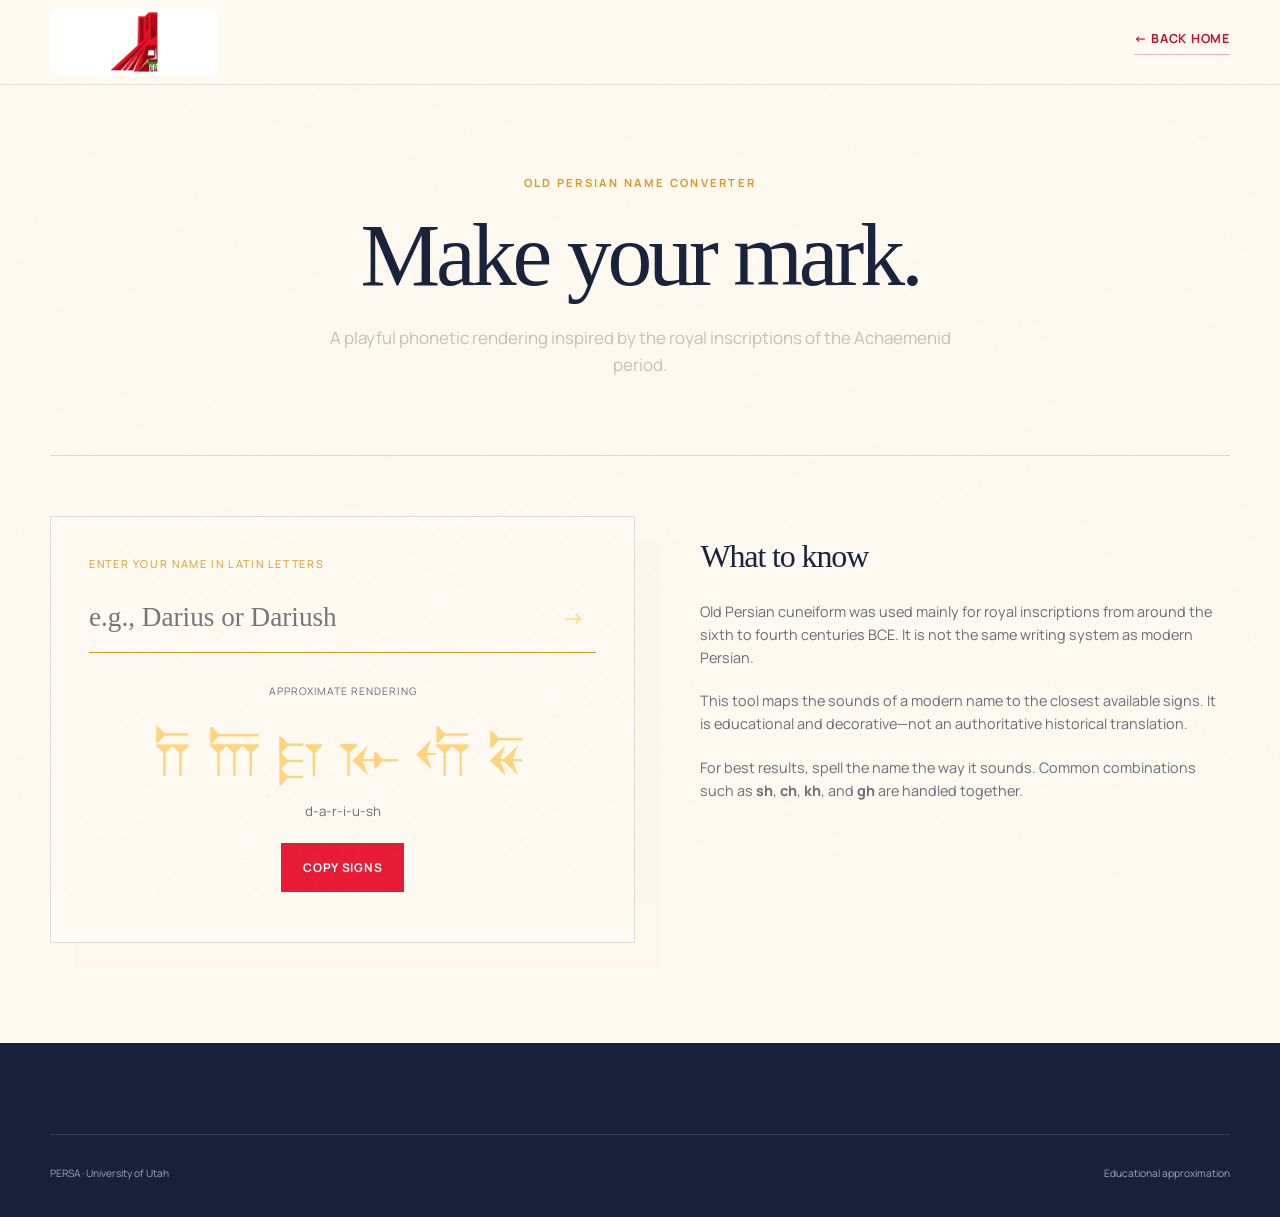
<file: name-converter.html>
<!doctype html><html lang="en"><head><meta charset="utf-8"><meta name="viewport" content="width=device-width,initial-scale=1"><meta name="theme-color" content="#fffaf1"><title>Old Persian Name Converter | PERSA</title><link rel="preconnect" href="https://fonts.googleapis.com"><link rel="preconnect" href="https://fonts.gstatic.com" crossorigin><link href="https://fonts.googleapis.com/css2?family=Manrope:wght@400;500;600;700&family=Vazirmatn:wght@400;500;600;700&display=swap" rel="stylesheet"><link rel="stylesheet" href="assets/styles.css"></head>
<body class="inner-page"><header class="site-header scrolled"><nav class="nav shell"><a class="brand brand-logo" href="index.html"><img src="assets/images/persa-logo-transparent.png" alt="PERSA official logo"></a><a class="text-link" href="index.html#name-converter">← Back home</a></nav></header><main class="inner-main"><section class="shell inner-hero centered"><p class="eyebrow">Old Persian name converter</p><h1>Make your mark.</h1><p class="lead">A playful phonetic rendering inspired by the royal inscriptions of the Achaemenid period.</p></section><section class="shell standalone-converter"><div class="converter-card"><label for="name-input">Enter your name in Latin letters</label><div class="input-wrap"><input id="name-input" maxlength="40" placeholder="e.g., Darius or Dariush" autofocus><button id="convert-button" type="button">→</button></div><div class="result"><p>Approximate rendering</p><output id="cuneiform-output">𐎭 𐎠 𐎼 𐎹 𐎢 𐏁</output><small id="transliteration-output">d-a-r-i-u-sh</small></div><button class="button copy-button" id="copy-button" type="button">Copy signs</button><p id="copy-status" role="status"></p></div><article class="converter-notes"><h2>What to know</h2><p>Old Persian cuneiform was used mainly for royal inscriptions from around the sixth to fourth centuries BCE. It is not the same writing system as modern Persian.</p><p>This tool maps the sounds of a modern name to the closest available signs. It is educational and decorative—not an authoritative historical translation.</p><p>For best results, spell the name the way it sounds. Common combinations such as <strong>sh</strong>, <strong>ch</strong>, <strong>kh</strong>, and <strong>gh</strong> are handled together.</p></article></section></main><footer class="site-footer compact-footer"><div class="shell footer-bottom"><p>PERSA · University of Utah</p><p>Educational approximation</p></div></footer><script src="assets/converter.js" defer></script></body></html>
</file>
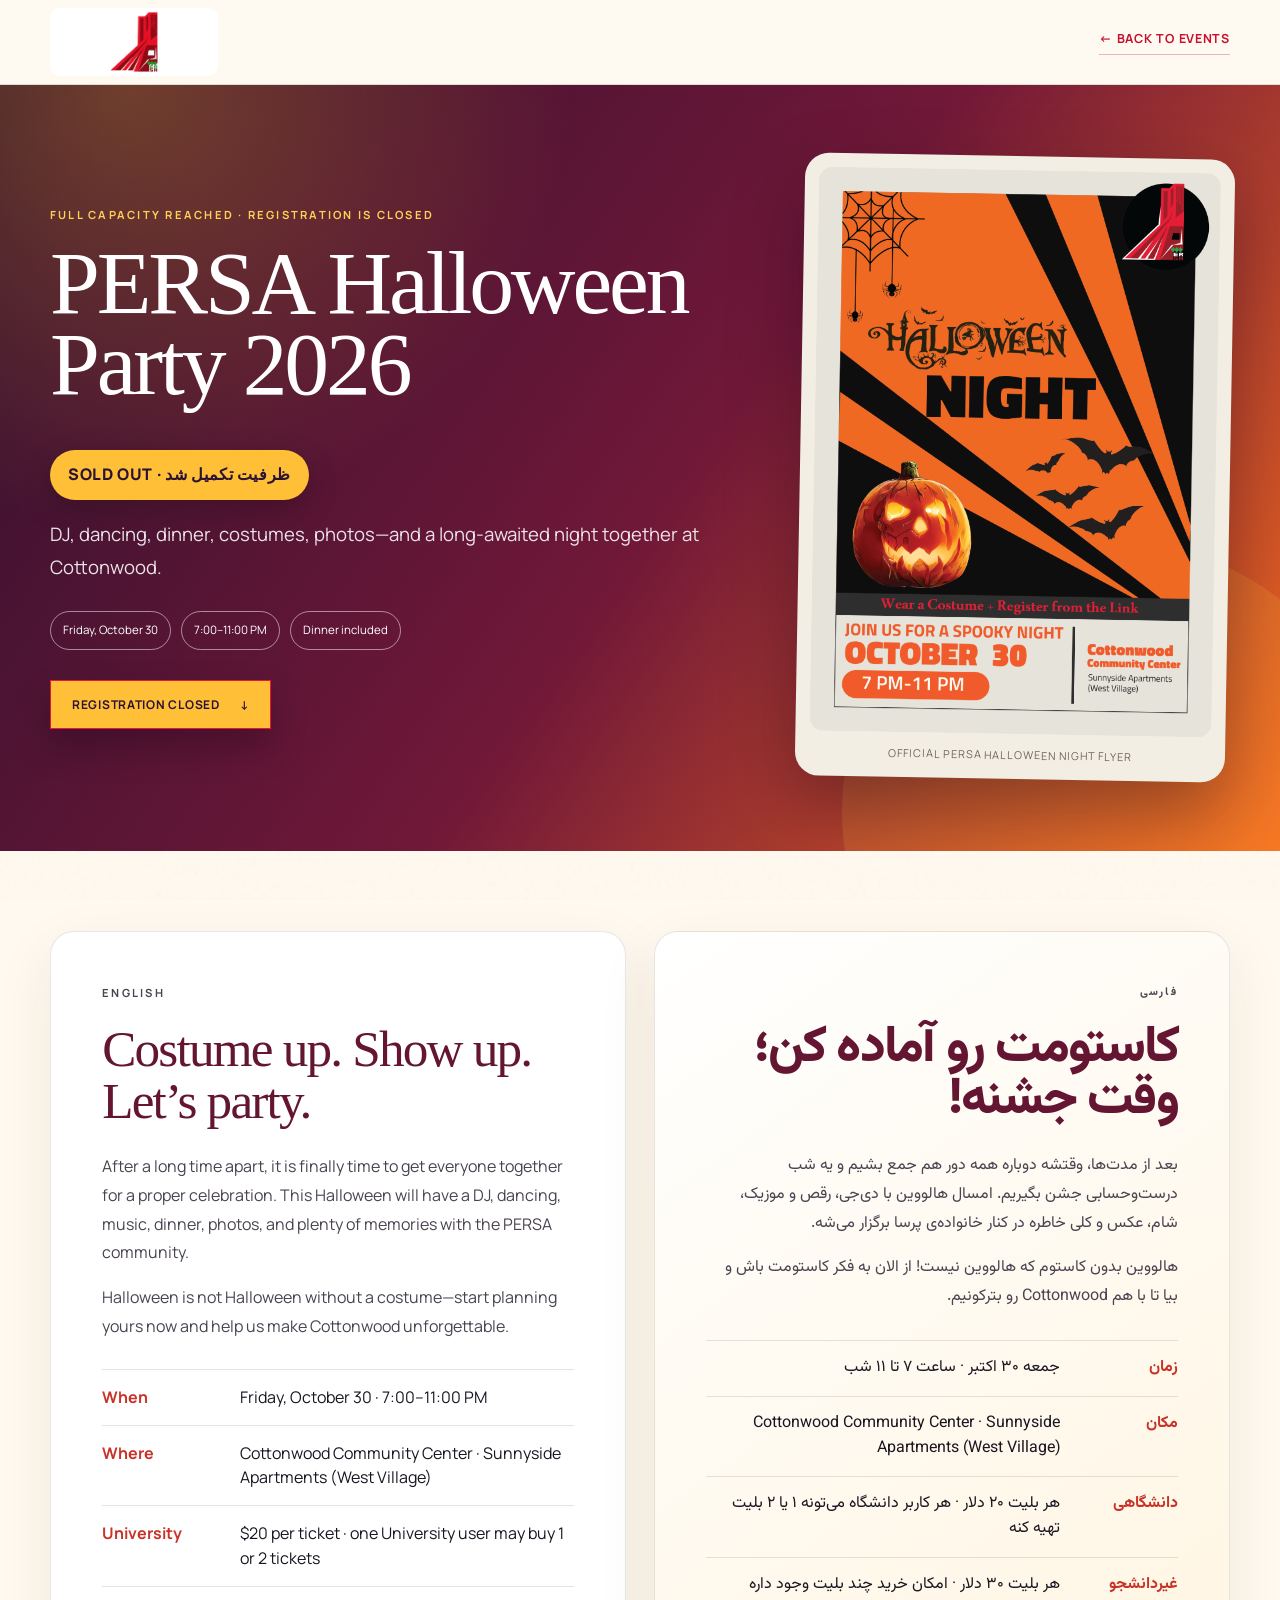
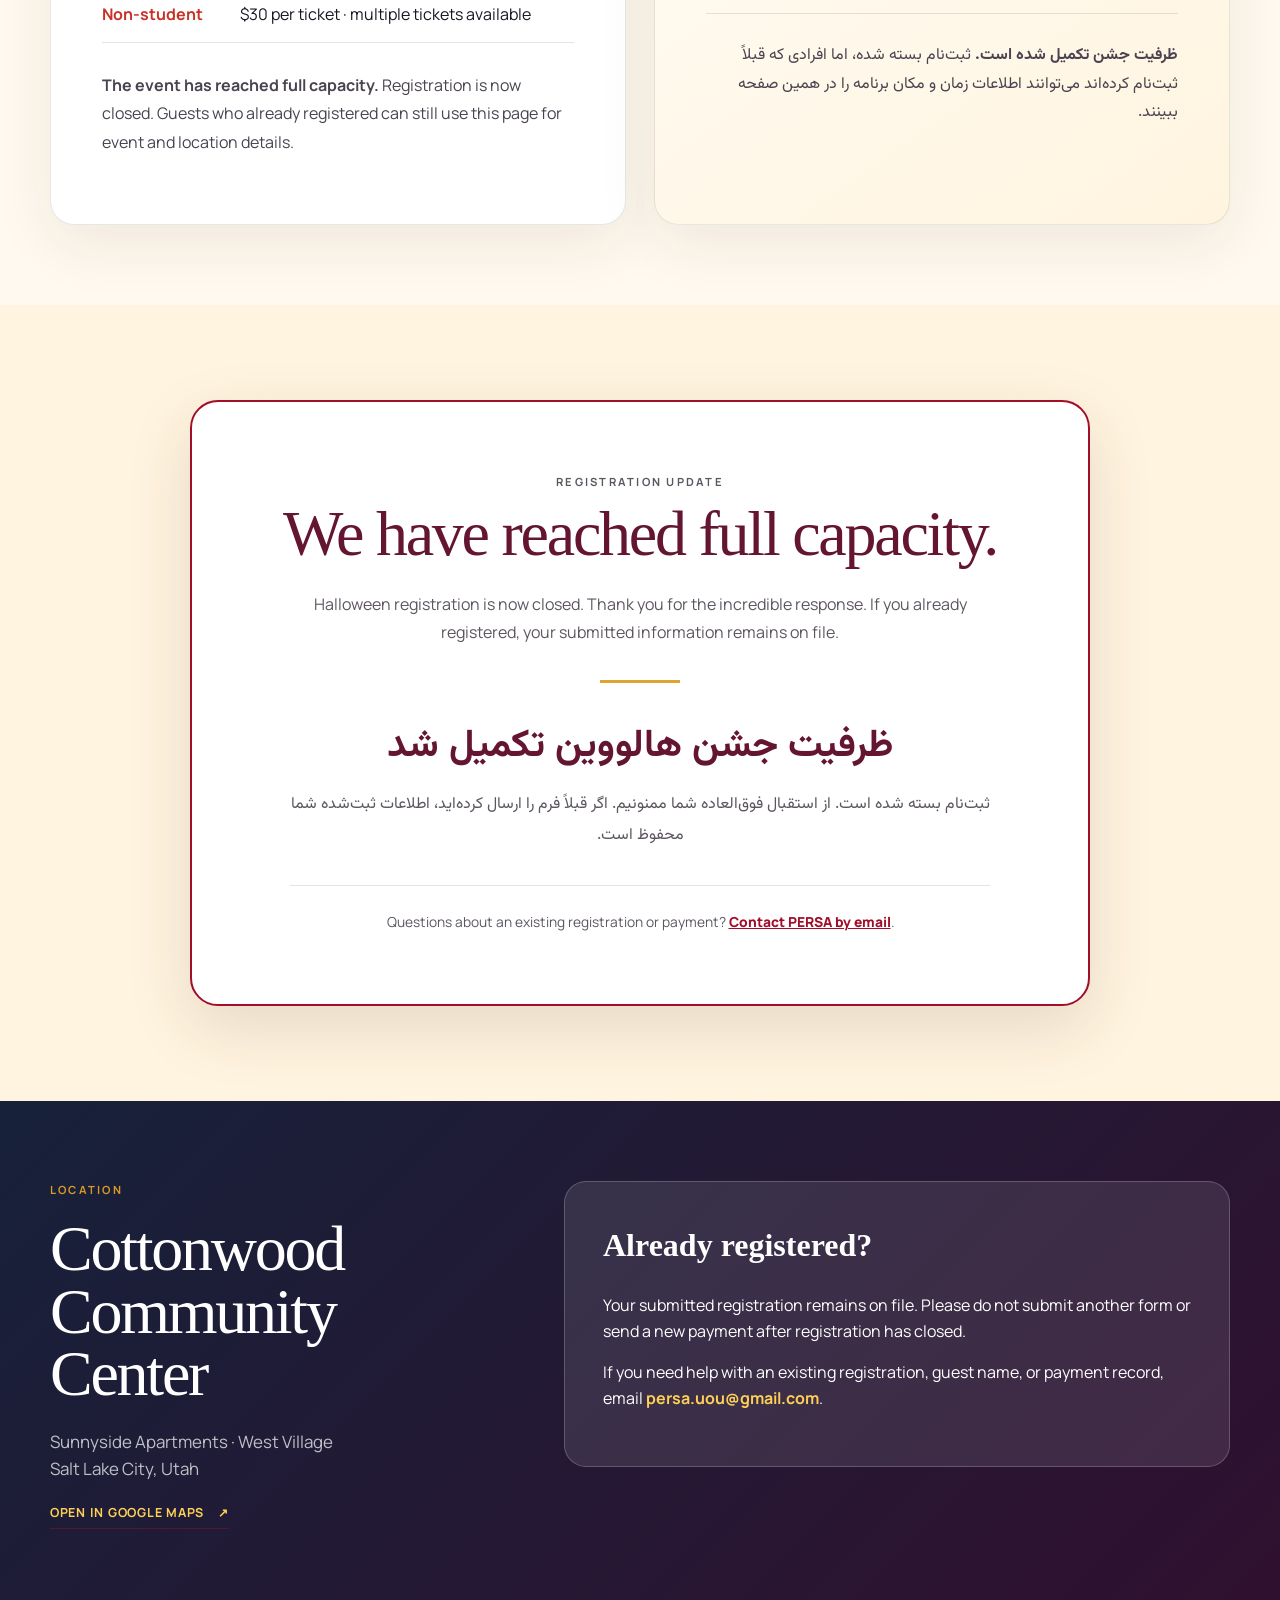
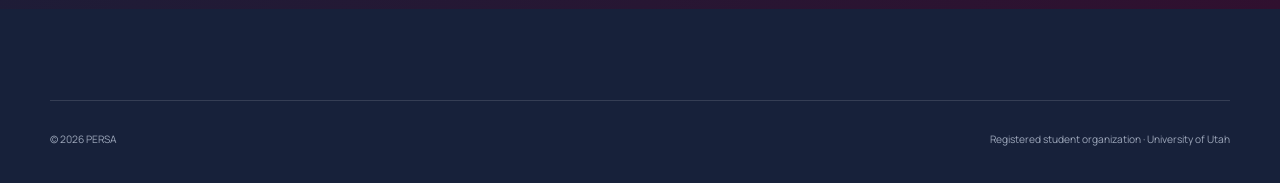
<file: registration.html>
<!doctype html>
<html lang="en">
<head>
  <meta charset="utf-8">
  <meta name="viewport" content="width=device-width,initial-scale=1">
  <meta name="theme-color" content="#f66b20">
  <meta name="description" content="Official information for the sold-out PERSA Halloween Party 2026 at the University of Utah.">
  <title>Halloween Party 2026 | PERSA</title>
  <link rel="preconnect" href="https://fonts.googleapis.com">
  <link rel="preconnect" href="https://fonts.gstatic.com" crossorigin>
  <link href="https://fonts.googleapis.com/css2?family=Manrope:wght@400;500;600;700;800&family=Vazirmatn:wght@400;500;600;700;800&display=swap" rel="stylesheet">
  <link rel="stylesheet" href="assets/styles.css?v=20261028-registration-closed">
</head>
<body class="inner-page party-guide-page">
  <header class="site-header scrolled">
    <nav class="nav shell">
      <a class="brand brand-logo" href="index.html"><img src="assets/images/persa-logo-transparent.png" alt="PERSA official logo"></a>
      <a class="text-link" href="index.html#events">← Back to events</a>
    </nav>
  </header>

  <main class="inner-main party-guide-main">
    <section class="party-guide-hero">
      <div class="shell party-guide-hero-grid">
        <div class="party-guide-intro">
          <p class="eyebrow">Full capacity reached · Registration is closed</p>
          <h1>PERSA Halloween<br>Party 2026</h1>
          <p class="registration-required">SOLD OUT · ظرفیت تکمیل شد</p>
          <p class="party-lead">DJ, dancing, dinner, costumes, photos—and a long-awaited night together at Cottonwood.</p>
          <div class="event-facts"><span>Friday, October 30</span><span>7:00–11:00 PM</span><span>Dinner included</span></div>
          <a class="button party-register-button" href="#registration-closed">Registration closed <span>↓</span></a>
        </div>
        <figure class="party-flyer-card">
          <img src="assets/images/events/halloween-flyer-2026.png" alt="PERSA Halloween Night 2026 flyer with date, time, and Cottonwood Community Center location">
          <figcaption>Official PERSA Halloween Night flyer</figcaption>
        </figure>
      </div>
    </section>

    <section class="shell party-details-grid">
      <article class="party-copy-card english-copy">
        <p class="eyebrow">English</p>
        <h2>Costume up. Show up.<br>Let’s party.</h2>
        <p>After a long time apart, it is finally time to get everyone together for a proper celebration. This Halloween will have a DJ, dancing, music, dinner, photos, and plenty of memories with the PERSA community.</p>
        <p>Halloween is not Halloween without a costume—start planning yours now and help us make Cottonwood unforgettable.</p>
        <div class="party-highlight-list">
          <p><strong>When</strong><span>Friday, October 30 · 7:00–11:00 PM</span></p>
          <p><strong>Where</strong><span>Cottonwood Community Center · Sunnyside Apartments (West Village)</span></p>
          <p><strong>University</strong><span>$20 per ticket · one University user may buy 1 or 2 tickets</span></p>
          <p><strong>Non-student</strong><span>$30 per ticket · multiple tickets available</span></p>
        </div>
        <p><strong>The event has reached full capacity.</strong> Registration is now closed. Guests who already registered can still use this page for event and location details.</p>
      </article>

      <article class="party-copy-card persian-copy" lang="fa" dir="rtl">
        <p class="eyebrow">فارسی</p>
        <h2>کاستومت رو آماده کن؛<br>وقت جشنه!</h2>
        <p>بعد از مدت‌ها، وقتشه دوباره همه دور هم جمع بشیم و یه شب درست‌وحسابی جشن بگیریم. امسال هالووین با دی‌جی، رقص و موزیک، شام، عکس و کلی خاطره در کنار خانواده‌ی پرسا برگزار می‌شه.</p>
        <p>هالووین بدون کاستوم که هالووین نیست! از الان به فکر کاستومت باش و بیا تا با هم Cottonwood رو بترکونیم.</p>
        <div class="party-highlight-list">
          <p><strong>زمان</strong><span>جمعه ۳۰ اکتبر · ساعت ۷ تا ۱۱ شب</span></p>
          <p><strong>مکان</strong><span>Cottonwood Community Center · Sunnyside Apartments (West Village)</span></p>
          <p><strong>دانشگاهی</strong><span>هر بلیت ۲۰ دلار · هر کاربر دانشگاه می‌تونه ۱ یا ۲ بلیت تهیه کنه</span></p>
          <p><strong>غیردانشجو</strong><span>هر بلیت ۳۰ دلار · امکان خرید چند بلیت وجود داره</span></p>
        </div>
        <p><strong>ظرفیت جشن تکمیل شده است.</strong> ثبت‌نام بسته شده، اما افرادی که قبلاً ثبت‌نام کرده‌اند می‌توانند اطلاعات زمان و مکان برنامه را در همین صفحه ببینند.</p>
      </article>
    </section>

    <section class="registration-options-section" id="registration-closed">
      <div class="shell">
        <div class="registration-closed-panel">
          <p class="eyebrow">Registration update</p>
          <h2>We have reached full capacity.</h2>
          <p>Halloween registration is now closed. Thank you for the incredible response. If you already registered, your submitted information remains on file.</p>
          <div class="registration-closed-divider" aria-hidden="true"></div>
          <div lang="fa" dir="rtl">
            <h3>ظرفیت جشن هالووین تکمیل شد</h3>
            <p>ثبت‌نام بسته شده است. از استقبال فوق‌العاده شما ممنونیم. اگر قبلاً فرم را ارسال کرده‌اید، اطلاعات ثبت‌شده شما محفوظ است.</p>
          </div>
          <p class="registration-contact-note">Questions about an existing registration or payment? <a href="mailto:persa.uou@gmail.com">Contact PERSA by email</a>.</p>
        </div>
      </div>
    </section>

    <section class="party-location-section">
      <div class="shell party-location-grid">
        <div>
          <p class="eyebrow">Location</p>
          <h2>Cottonwood Community Center</h2>
          <p class="lead">Sunnyside Apartments · West Village<br>Salt Lake City, Utah</p>
          <a class="text-link" href="https://www.google.com/maps/search/?api=1&query=Cottonwood+Community+Center+Sunnyside+Apartments+University+of+Utah" target="_blank" rel="noopener">Open in Google Maps <span>↗</span></a>
        </div>
        <div class="party-payment-steps">
          <h3>Already registered?</h3>
          <p>Your submitted registration remains on file. Please do not submit another form or send a new payment after registration has closed.</p>
          <p>If you need help with an existing registration, guest name, or payment record, email <a href="mailto:persa.uou@gmail.com"><strong>persa.uou@gmail.com</strong></a>.</p>
        </div>
      </div>
    </section>
  </main>

  <footer class="site-footer compact-footer"><div class="shell footer-bottom"><p>© <span id="year"></span> PERSA</p><p>Registered student organization · University of Utah</p></div></footer>
  <script>document.querySelector('#year').textContent = new Date().getFullYear();</script>
</body>
</html>
</file>
<file: assets/styles.css>
:root{--ink:#090b10;--ink-2:#11141b;--panel:#161a22;--cream:#f2eadc;--muted:#a8a49d;--gold:#c8a45f;--gold-light:#ead19d;--red:#9d302f;--line:rgba(234,209,157,.18);--shell:min(1180px,calc(100% - 40px));--serif:Georgia,'Times New Roman',serif;--sans:Manrope,Arial,sans-serif}
*{box-sizing:border-box}html{scroll-behavior:smooth}body{margin:0;background:var(--ink);color:var(--cream);font-family:var(--sans);line-height:1.6;overflow-x:hidden}body::before{content:"";position:fixed;inset:0;pointer-events:none;opacity:.035;background-image:url("data:image/svg+xml,%3Csvg viewBox='0 0 180 180' xmlns='http://www.w3.org/2000/svg'%3E%3Cfilter id='n'%3E%3CfeTurbulence type='fractalNoise' baseFrequency='.95' numOctaves='3' stitchTiles='stitch'/%3E%3C/filter%3E%3Crect width='100%25' height='100%25' filter='url(%23n)'/%3E%3C/svg%3E")}img{max-width:100%;display:block}a{color:inherit;text-decoration:none}button,input,select,textarea{font:inherit}.shell{width:var(--shell);margin-inline:auto}.section{padding:110px 0}.skip-link{position:fixed;left:12px;top:-80px;z-index:1000;background:var(--cream);color:var(--ink);padding:10px 15px}.skip-link:focus{top:12px}.sr-only{position:absolute;width:1px;height:1px;padding:0;margin:-1px;overflow:hidden;clip:rect(0,0,0,0);white-space:nowrap;border:0}
*[hidden]{display:none!important}
.site-header{position:fixed;top:0;width:100%;z-index:100;background:linear-gradient(to bottom,rgba(9,11,16,.95),rgba(9,11,16,.35),transparent);transition:.3s}.site-header.scrolled{background:rgba(9,11,16,.92);backdrop-filter:blur(14px);border-bottom:1px solid var(--line)}.nav{height:84px;display:flex;align-items:center;justify-content:space-between}.brand{display:flex;align-items:center;gap:12px;font-weight:700;letter-spacing:.17em;line-height:1}.brand small{display:block;margin-top:6px;color:var(--muted);font-size:.55rem;font-weight:500;letter-spacing:.11em}.brand-mark{display:grid;place-items:center;width:41px;height:41px;border:1px solid var(--gold);color:var(--gold);font-size:1.2rem;transform:rotate(45deg)}.brand-mark::first-letter{transform:rotate(-45deg)}.nav-links{display:flex;align-items:center;gap:28px;font-size:.78rem;letter-spacing:.04em}.nav-links>a:not(.button){color:#d0ccc5}.nav-links>a:hover{color:var(--gold-light)}.menu-button{display:none;background:none;border:0;color:white;padding:8px}.menu-button span:not(.sr-only){display:block;width:24px;height:1px;background:currentColor;margin:5px}
.button{display:inline-flex;align-items:center;justify-content:center;gap:20px;border:1px solid var(--gold);padding:14px 21px;background:var(--gold);color:#111;font-size:.75rem;font-weight:700;letter-spacing:.06em;text-transform:uppercase;transition:.25s}.button:hover{background:var(--gold-light);border-color:var(--gold-light);transform:translateY(-2px)}.button-small{padding:10px 16px!important}.text-link{display:inline-flex;align-items:center;gap:14px;color:var(--gold-light);font-size:.78rem;font-weight:700;letter-spacing:.06em;text-transform:uppercase;border-bottom:1px solid rgba(234,209,157,.35);padding-bottom:5px}.text-link:hover span{transform:translateX(4px)}.text-link span{transition:.2s}.button-row{display:flex;align-items:center;gap:30px;flex-wrap:wrap}.eyebrow{color:var(--gold);font-size:.7rem;font-weight:700;letter-spacing:.2em;text-transform:uppercase;margin:0 0 19px}.lead{font-size:1.06rem;color:#c5c0b7;max-width:650px}h1,h2{font-family:var(--serif);font-weight:400;line-height:.98;margin:0}h1{font-size:clamp(3.4rem,7.2vw,7.1rem);letter-spacing:-.045em}h1 em{color:var(--gold-light);font-weight:400}h2{font-size:clamp(2.7rem,5vw,5rem);letter-spacing:-.035em}h3{margin:0}.section-heading{display:flex;align-items:end;justify-content:space-between;gap:30px;margin-bottom:50px}.section-heading>p{color:var(--muted);max-width:430px;margin:0}.section-cta{margin-top:36px;text-align:right}
.hero{min-height:900px;padding:155px 0 0;position:relative;overflow:hidden;background:radial-gradient(circle at 73% 28%,rgba(157,48,47,.16),transparent 33%),linear-gradient(140deg,#0d1017,#080a0e 62%)}.hero-glow{position:absolute;width:650px;height:650px;border:1px solid rgba(200,164,95,.08);border-radius:50%;right:-200px;top:50px;box-shadow:0 0 120px rgba(200,164,95,.04)}.hero-grid{display:grid;grid-template-columns:1.05fr .95fr;align-items:center;gap:25px;min-height:650px}.hero-copy{position:relative;z-index:2}.hero-text{max-width:600px;color:#b8b4ad;font-size:1rem;margin:30px 0 34px}.hero-note{display:flex;align-items:center;gap:14px;margin-top:60px;color:var(--muted);font-size:.75rem}.hero-note span{font-family:Vazirmatn,sans-serif;font-size:1.35rem;color:var(--gold-light);border-right:1px solid var(--line);padding-right:14px}.hero-note p{margin:0}.hero-note strong{color:var(--cream);font-weight:600}.hero-art{position:relative;height:650px;align-self:end}.arch-frame{position:absolute;right:-90px;bottom:0;width:min(620px,49vw);height:610px;display:flex;align-items:end;justify-content:center;overflow:hidden;filter:drop-shadow(0 20px 30px rgba(0,0,0,.35))}.arch-frame::before{content:"";position:absolute;inset:35px 38px 0;border:1px solid rgba(200,164,95,.32);border-bottom:0;border-radius:210px 210px 0 0}.arch-frame img{position:relative;max-height:600px;width:auto;object-fit:contain;object-position:bottom}.seal{position:absolute;left:12px;top:80px;display:grid;place-items:center;width:96px;height:96px;border-radius:50%;border:1px solid var(--gold);color:var(--gold);background:rgba(9,11,16,.65);font-size:.55rem;letter-spacing:.18em}.seal::before{content:"";position:absolute;inset:6px;border:1px dashed rgba(200,164,95,.55);border-radius:50%}.seal strong{font-family:var(--serif);font-size:1.5rem;line-height:.8}.vertical-word{position:absolute;right:-5px;top:120px;writing-mode:vertical-rl;font-family:Vazirmatn,sans-serif;font-size:.75rem;letter-spacing:.08em;color:var(--muted)}.pattern-band{position:absolute;bottom:0;height:70px;width:100%;display:flex;align-items:center;justify-content:space-around;gap:20px;background:var(--gold);color:var(--ink);font-size:.68rem;font-weight:800;letter-spacing:.2em;white-space:nowrap;overflow:hidden}
.event-grid{display:grid;grid-template-columns:repeat(3,1fr);gap:18px}.event-card{position:relative;min-height:440px;padding:30px;border:1px solid var(--line);background:linear-gradient(180deg,rgba(255,255,255,.025),rgba(255,255,255,.01));display:flex;flex-direction:column;overflow:hidden;transition:.3s}.event-card:hover{transform:translateY(-5px);border-color:rgba(200,164,95,.5)}.event-card.featured{grid-column:span 2;background:linear-gradient(120deg,rgba(157,48,47,.29),rgba(17,20,27,.85)),url('images/achaemenid-guards.png') right bottom/auto 95% no-repeat}.event-date{display:inline-flex;flex-direction:column;width:64px;height:70px;align-items:center;justify-content:center;border:1px solid var(--gold);color:var(--gold-light);font-size:.65rem;letter-spacing:.12em;text-transform:uppercase}.event-date strong{font-family:var(--serif);font-size:1.9rem;line-height:1}.event-meta{color:var(--gold);font-size:.67rem;letter-spacing:.14em;text-transform:uppercase;margin-top:auto}.event-card h3{font-family:var(--serif);font-size:2rem;font-weight:400;line-height:1.08;margin:10px 0}.event-card p{color:#aaa69e;font-size:.83rem;max-width:410px}.event-card .text-link{align-self:flex-start;margin-top:12px}.empty-card{grid-column:1/-1;text-align:center;padding:80px 20px;border:1px dashed var(--line);color:var(--muted)}
.culture-section{background:#ede4d4;color:#17191d;position:relative}.culture-section::after{content:"";position:absolute;right:0;top:0;width:12px;height:100%;background:repeating-linear-gradient(0deg,var(--red) 0 8px,var(--gold) 8px 16px)}.culture-grid{display:grid;grid-template-columns:1fr 1fr;gap:8vw;align-items:center}.culture-art{background:#d7c4a8;min-height:550px;position:relative;display:grid;place-items:center;overflow:hidden}.culture-art::before{content:"";position:absolute;width:420px;height:420px;border:1px solid rgba(85,47,36,.2);transform:rotate(45deg)}.culture-art img{position:relative;width:112%;max-width:none;filter:sepia(.15) contrast(.95)}.art-caption{position:absolute;left:20px;bottom:18px;font-size:.64rem;letter-spacing:.1em;text-transform:uppercase;color:#5d5047}.culture-copy .eyebrow{color:var(--red)}.culture-copy>p:not(.eyebrow){color:#57534d;margin:28px 0}.culture-list{border-top:1px solid rgba(0,0,0,.13)}.culture-list article{display:flex;gap:20px;padding:20px 0;border-bottom:1px solid rgba(0,0,0,.13)}.culture-list article>span{color:var(--red);font-size:.65rem}.culture-list h3{font-family:var(--serif);font-size:1.25rem}.culture-list p{margin:2px 0 0!important;font-size:.83rem}.name-section{background:radial-gradient(circle at 10% 50%,rgba(200,164,95,.1),transparent 30%),#0d1118}.converter-grid{display:grid;grid-template-columns:.9fr 1.1fr;gap:10vw;align-items:center}.converter-card{border:1px solid var(--line);padding:38px;background:rgba(255,255,255,.02);box-shadow:25px 25px 0 rgba(200,164,95,.035)}.converter-card label{display:block;font-size:.68rem;text-transform:uppercase;letter-spacing:.15em;color:var(--gold);margin-bottom:12px}.input-wrap{display:flex;border-bottom:1px solid var(--gold)}.input-wrap input{width:100%;background:transparent;border:0;color:white;font-family:var(--serif);font-size:1.7rem;padding:12px 0;outline:0}.input-wrap button{width:50px;border:0;background:none;color:var(--gold-light);font-size:1.4rem;cursor:pointer}.result{min-height:190px;display:grid;place-items:center;align-content:center;text-align:center}.result p,.fine-print{color:var(--muted);font-size:.65rem;letter-spacing:.1em;text-transform:uppercase}.result output{font-family:'Segoe UI Historic','Noto Sans Old Persian',serif;color:var(--gold-light);font-size:clamp(2rem,5vw,3.8rem);line-height:1.5;word-break:break-word}.result small{color:var(--muted)}.fine-print{text-align:center;margin:0}
.gallery-grid{display:grid;grid-template-columns:1.2fr .8fr .8fr;grid-auto-rows:240px;gap:15px}.gallery-card{position:relative;overflow:hidden;background:var(--panel);border:1px solid var(--line)}.gallery-card:first-child{grid-row:span 2}.gallery-card img{width:100%;height:100%;object-fit:cover;transition:.5s}.gallery-card:hover img{transform:scale(1.03)}.gallery-card::after{content:"";position:absolute;inset:30% 0 0;background:linear-gradient(transparent,rgba(0,0,0,.85))}.gallery-caption{position:absolute;z-index:1;left:22px;right:22px;bottom:18px}.gallery-caption h3{font-family:var(--serif);font-weight:400}.gallery-caption p{margin:3px 0;color:#bcb8b0;font-size:.7rem}.placeholder-art{width:100%;height:100%;display:grid;place-items:center;background:radial-gradient(circle,#4d3029,#17191e 68%)}.placeholder-art img{width:75%;height:75%;object-fit:contain;filter:sepia(.25)}
.about-section{background:#151820;border-block:1px solid var(--line)}.about-grid{display:grid;grid-template-columns:.65fr 1.35fr;align-items:center;gap:9vw}.about-mark{height:360px;display:grid;place-items:center;border:1px solid var(--line);background:radial-gradient(circle,rgba(200,164,95,.12),transparent 65%)}.about-mark img{max-height:88%;object-fit:contain}.stats{display:grid;grid-template-columns:repeat(3,1fr);gap:10px;margin-top:45px}.stats div{border-top:1px solid var(--gold);padding-top:15px}.stats strong,.stats span{display:block}.stats strong{font-family:var(--serif);font-size:1.3rem}.stats span{font-size:.7rem;color:var(--muted)}.team-grid{display:grid;grid-template-columns:repeat(4,1fr);gap:18px}.team-card{padding:10px 10px 25px;border:1px solid var(--line);text-align:center;background:#11141a}.member-photo{aspect-ratio:4/5;overflow:hidden;background:linear-gradient(145deg,#20252e,#111318)}.member-photo img{width:100%;height:100%;object-fit:cover;filter:saturate(.8)}.member-initial{width:100%;height:100%;display:grid;place-items:center;font-family:var(--serif);font-size:4rem;color:var(--gold);background:radial-gradient(circle,rgba(157,48,47,.25),transparent 60%)}.team-card h3{font-family:var(--serif);font-size:1.3rem;font-weight:400;margin-top:18px}.team-card p{font-size:.65rem;letter-spacing:.13em;text-transform:uppercase;color:var(--gold);margin:3px}.team-card a{font-size:.7rem;color:var(--muted)}
.join-section{padding-top:30px}.join-card{display:grid;grid-template-columns:.65fr 1.35fr;align-items:center;gap:7vw;border:1px solid var(--gold);padding:55px 7vw;background:linear-gradient(120deg,#171a21,#0c0e13)}.join-card>img{max-height:280px;margin:auto;object-fit:contain}.join-card p:not(.eyebrow){color:var(--muted);max-width:560px;margin:25px 0}.site-footer{padding:90px 0 25px;background:#06070a;border-top:1px solid var(--line)}.footer-grid{display:grid;grid-template-columns:2fr repeat(3,1fr);gap:60px}.footer-grid>div>p{color:var(--muted);font-size:.8rem}.footer-grid h3{font-size:.68rem;letter-spacing:.16em;text-transform:uppercase;color:var(--gold);margin-bottom:18px}.footer-grid>div>a:not(.brand){display:block;color:#b8b4ad;font-size:.78rem;margin:9px 0}.footer-grid small{color:#777;display:block}.footer-brand{margin-bottom:25px}.social-row{display:flex;gap:8px}.social-row a{display:grid!important;place-items:center;width:39px;height:39px;border:1px solid var(--line);font-size:.64rem!important}.footer-bottom{display:flex;justify-content:space-between;gap:30px;border-top:1px solid var(--line);margin-top:70px;padding-top:20px;color:#6f6d69;font-size:.64rem}.footer-bottom p:last-child{text-align:right;max-width:480px}
.reveal{opacity:0;transform:translateY(20px);transition:opacity .7s,transform .7s}.reveal.visible{opacity:1;transform:none}.notice{padding:12px 16px;border:1px solid var(--line);background:rgba(200,164,95,.06);color:#c5c0b7;font-size:.78rem}
@media(max-width:900px){.section{padding:80px 0}.nav-links{position:fixed;inset:84px 0 auto;background:#0c0f14;border-bottom:1px solid var(--line);padding:30px 20px;display:none;flex-direction:column;align-items:flex-start}.nav-links.open{display:flex}.menu-button{display:block}.hero{min-height:980px;padding-top:125px}.hero-grid{grid-template-columns:1fr}.hero-art{height:460px}.arch-frame{right:50%;transform:translateX(50%);height:480px;width:min(600px,100vw)}.arch-frame img{max-height:465px}.vertical-word{right:5px}.event-grid{grid-template-columns:1fr 1fr}.event-card.featured{grid-column:span 2}.culture-grid,.converter-grid,.about-grid,.join-card{grid-template-columns:1fr}.culture-art{min-height:430px}.team-grid{grid-template-columns:repeat(2,1fr)}.gallery-grid{grid-template-columns:1fr 1fr}.gallery-card:first-child{grid-row:auto;grid-column:span 2}.footer-grid{grid-template-columns:1fr 1fr}.section-heading{align-items:start;flex-direction:column}.join-card>img{max-height:210px}}
@media(max-width:600px){:root{--shell:min(100% - 28px,1180px)}.section{padding:68px 0}.nav{height:72px}.nav-links{top:72px}.brand-mark{width:35px;height:35px}.hero{min-height:840px}.hero-grid{min-height:0}.hero-text{font-size:.9rem}.hero-note{margin-top:35px}.hero-art{height:360px}.arch-frame{height:380px}.arch-frame img{max-height:360px}.seal{width:76px;height:76px;top:50px}.pattern-band{height:55px}.event-grid{grid-template-columns:1fr}.event-card,.event-card.featured{grid-column:auto;min-height:380px}.culture-art{min-height:330px}.converter-card{padding:25px}.gallery-grid{display:flex;overflow-x:auto;scroll-snap-type:x mandatory;padding-bottom:10px}.gallery-card,.gallery-card:first-child{min-width:82vw;height:350px;scroll-snap-align:start}.stats{grid-template-columns:1fr}.team-grid{grid-template-columns:1fr 1fr;gap:9px}.team-card{padding:7px 7px 18px}.join-card{padding:38px 24px}.footer-grid{grid-template-columns:1fr 1fr;gap:40px 25px}.footer-grid>div:first-child{grid-column:1/-1}.footer-bottom{display:block}.footer-bottom p:last-child{text-align:left}.button-row{align-items:flex-start;flex-direction:column;gap:20px}}
@media(prefers-reduced-motion:reduce){html{scroll-behavior:auto}.reveal{opacity:1;transform:none}.event-card,.gallery-card img,.button{transition:none}}

/* Inner pages */
.inner-main{padding-top:84px;min-height:90vh}.inner-hero{padding-top:90px;padding-bottom:60px;border-bottom:1px solid var(--line)}.inner-hero h1{font-size:clamp(3.2rem,7vw,6rem)}.inner-hero .lead{margin-top:25px}.inner-hero.centered{text-align:center}.inner-hero.centered .lead{margin-inline:auto}.registration-layout{display:grid;grid-template-columns:1.4fr .6fr;gap:55px;padding-top:65px;padding-bottom:100px}.registration-form{border-top:1px solid var(--line)}.form-section{display:grid;grid-template-columns:55px 1fr;gap:20px;padding:42px 0;border-bottom:1px solid var(--line)}.form-section .step{color:var(--gold);font-size:.68rem;letter-spacing:.12em}.form-section h2,.payment-panel h2,.converter-notes h2{font-size:2rem;margin-bottom:28px}.form-section label{display:block;color:#c4c0b8;font-size:.74rem;margin:18px 0}.form-section label small{color:#777}.form-section input,.form-section select,.form-section textarea{display:block;width:100%;margin-top:8px;padding:13px 14px;background:#11141a;color:var(--cream);border:1px solid var(--line);outline:none}.form-section input:focus,.form-section select:focus,.form-section textarea:focus{border-color:var(--gold)}.field-grid{display:grid;grid-template-columns:1fr 1fr;gap:18px}.event-summary{display:grid;gap:5px;padding:18px;border-left:2px solid var(--gold);background:rgba(200,164,95,.06);color:var(--muted);font-size:.78rem;margin-top:15px}.event-summary strong{color:var(--cream);font-family:var(--serif);font-size:1.3rem}.check{display:flex!important;align-items:flex-start;gap:10px}.check input{width:auto;margin:3px 0 0}.form-status{color:var(--gold-light);font-size:.76rem}.payment-panel{position:sticky;top:120px;height:max-content;padding:32px;border:1px solid var(--gold);background:linear-gradient(145deg,#171a21,#0c0e12)}.payment-panel ol{padding-left:20px;color:#b5b0a7;font-size:.82rem}.payment-panel li{margin:13px 0}.venmo-box{display:grid;padding:20px;background:#090b10;border:1px solid var(--line);margin:25px 0;overflow-wrap:anywhere}.venmo-box span{color:var(--muted);font-size:.62rem;text-transform:uppercase;letter-spacing:.12em;margin-top:10px}.venmo-box strong{color:var(--gold-light);font-size:1.2rem}.venmo-box code{color:var(--cream);font-size:.72rem}.compact-footer{padding-top:20px}.standalone-converter{display:grid;grid-template-columns:1.05fr .95fr;gap:65px;padding-top:60px;padding-bottom:100px;align-items:start}.standalone-converter .converter-card{margin:0}.copy-button{margin-inline:auto;display:flex}.converter-card #copy-status{text-align:center;color:var(--gold-light);font-size:.75rem}.converter-notes{padding:25px 0}.converter-notes p{color:var(--muted);font-size:.9rem;margin:20px 0}.placeholder-link{opacity:.65}.placeholder-link::after{content:' · link coming soon';font-size:.55rem;color:#777}
@media(max-width:800px){.registration-layout,.standalone-converter{grid-template-columns:1fr}.payment-panel{position:static}.field-grid{grid-template-columns:1fr}.inner-main{padding-top:72px}.inner-hero{padding-top:60px}.form-section{grid-template-columns:35px 1fr}}

/* 2026 release palette — bright, welcoming, and PERSA-branded */
:root{--ink:#17213a;--ink-2:#24304d;--cream:#fffaf1;--muted:#676b76;--gold:#d99a25;--gold-light:#ffd57c;--red:#ea1833;--green:#2eaa58;--line:rgba(23,33,58,.14)}
body{background:#fffaf1;color:#17213a}
.site-header{background:rgba(255,250,241,.93);backdrop-filter:blur(14px);border-bottom:1px solid rgba(23,33,58,.08)}
.site-header.scrolled{background:rgba(255,250,241,.96);border-color:rgba(23,33,58,.12)}
.nav-links>a:not(.button){color:#29324a}.nav-links>a:hover{color:#d20f2d}.menu-button{color:#17213a}.button{background:#e91935;border-color:#e91935;color:white}.button:hover{background:#be0d27;border-color:#be0d27}
.brand-logo{width:168px;height:68px;overflow:hidden;background:white;border-radius:10px;padding:2px 10px}.brand-logo img{width:100%;height:100%;object-fit:contain}.footer-brand{height:90px;width:190px}
.hero{color:#17213a;background:linear-gradient(115deg,rgba(255,250,241,.98) 0%,rgba(255,250,241,.92) 48%,rgba(255,250,241,.55) 100%);isolation:isolate}
.hero::before{content:"";position:absolute;inset:0;background:url('images/lion-sun-flag-cc0.svg') center/cover no-repeat;opacity:.16;z-index:-2}
.hero::after{content:"";position:absolute;inset:0;background:radial-gradient(circle at 15% 18%,rgba(46,170,88,.18),transparent 32%),radial-gradient(circle at 85% 75%,rgba(234,24,51,.17),transparent 35%);z-index:-1}
.hero-glow{border-color:rgba(234,24,51,.18);box-shadow:0 0 120px rgba(46,170,88,.12)}.hero-text{color:#555b69}.hero-note{color:#676b76}.hero-note strong{color:#17213a}.hero-note span{color:#d20f2d}.text-link{color:#c6102d;border-color:rgba(198,16,45,.3)}
.hero-brand-art{display:grid;place-items:center}.hero-logo-card{position:relative;width:min(490px,42vw);aspect-ratio:1;background:white;border-radius:36px;padding:18px;box-shadow:0 25px 75px rgba(40,32,25,.18);transform:rotate(2deg)}.hero-logo-card img{width:100%;height:100%;object-fit:contain}.hero-flag-credit{position:absolute;right:10px;bottom:35px;color:#686b72;font-size:.58rem;letter-spacing:.08em;text-transform:uppercase}.pattern-band{background:linear-gradient(90deg,#2eaa58 0 33.3%,#fff 33.3% 66.6%,#e91935 66.6%);color:#17213a;box-shadow:0 -8px 30px rgba(23,33,58,.08)}
#events{background:#fffaf1}.event-card,.event-card.featured{min-height:500px;color:white;background:linear-gradient(180deg,rgba(20,21,35,.08),rgba(20,21,35,.92)),var(--event-image,linear-gradient(135deg,#29324a,#e91935)) center/cover no-repeat;border:0;border-radius:22px;box-shadow:0 18px 45px rgba(35,31,28,.15)}.event-card.featured{grid-column:span 2}.event-card p{color:rgba(255,255,255,.84)}.event-card h3{font-size:2.2rem}.event-card .text-link{color:#ffe0a1;border-color:rgba(255,224,161,.5)}.event-date{background:rgba(255,255,255,.92);color:#b20d26;border:0;border-radius:12px}.event-tag{align-self:flex-start;margin-top:auto!important;margin-bottom:0!important;padding:7px 10px;border-radius:999px;background:#e91935!important;color:white!important;font-size:.62rem!important;text-transform:uppercase;letter-spacing:.1em;font-weight:700}.event-meta{margin-top:10px;color:#ffd57c!important}
.culture-section{background:#e9f7ee}.culture-section::after{background:linear-gradient(#2eaa58,#fff,#e91935)}.culture-art{background:#f4d7b0}.name-section{background:linear-gradient(135deg,#17213a,#283b6d);color:#fff}.name-section .lead{color:#d7ddec}.converter-card{background:rgba(255,255,255,.08)}
.about-section{background:linear-gradient(135deg,#fff0f2,#ffe2b8);color:#17213a}.about-section .lead{color:#565b68}.about-mark{background:white;border-color:rgba(234,24,51,.16)}.join-card{background:linear-gradient(120deg,#198f4b,#47b86b);border:0;border-radius:24px;color:white;box-shadow:0 20px 45px rgba(25,143,75,.18)}.join-card p:not(.eyebrow){color:rgba(255,255,255,.82)}.join-card .eyebrow,.join-card .text-link{color:#fff2b8}.team-card{background:white;border:0;border-radius:18px;box-shadow:0 12px 32px rgba(33,36,48,.09);overflow:hidden}.member-photo{aspect-ratio:1;background:#eef1f4}.team-card p{color:#d20f2d}.site-footer{background:#17213a;color:white}.site-footer .brand-logo{background:white}.footer-grid>div>p,.footer-grid>div>a:not(.brand){color:#c9ceda}.footer-bottom{color:#9da7ba;border-color:rgba(255,255,255,.13)}
.registration-page{background:#fffaf1;color:#17213a}.registration-hero{position:relative;min-height:500px;padding:110px 0 70px;display:flex;align-items:end;color:white;background:linear-gradient(90deg,rgba(32,8,40,.96),rgba(32,8,40,.38)),url('images/events/halloween-2026.png') center/cover no-repeat}.registration-hero h1{font-family:var(--serif);font-size:clamp(3rem,7vw,6rem);line-height:.95}.event-facts{display:flex;gap:10px;flex-wrap:wrap;margin-top:28px}.event-facts span{padding:9px 12px;border:1px solid rgba(255,255,255,.5);border-radius:999px;font-size:.72rem}.registration-page .form-section label{color:#343b50}.registration-page .form-section input,.registration-page .form-section select,.registration-page .form-section textarea{background:white;color:#17213a;border-color:rgba(23,33,58,.2)}.registration-page .event-summary{background:#fff3d7}.registration-page .event-summary strong{color:#17213a}.registration-page .payment-panel{background:linear-gradient(145deg,#55144d,#d54536);border:0;color:white;border-radius:20px}.registration-page .payment-panel ol{color:rgba(255,255,255,.88)}.registration-page .payment-panel .eyebrow{color:#ffd57c}.payment-notice{background:#fff0c9;border-color:#e2ac32;color:#47381b}.payment-notice a{color:#b20d26;text-decoration:underline}.venmo-box a{color:#ffd57c}.registration-page .fine-print{color:rgba(255,255,255,.72)}
@media(max-width:900px){.nav-links{background:#fffaf1}.hero-logo-card{width:min(440px,85vw)}.hero-brand-art{height:460px}.brand-logo{width:145px}.registration-hero{min-height:430px}}
@media(max-width:600px){.event-card,.event-card.featured{min-height:460px}.hero-brand-art{height:350px}.hero-logo-card{width:82vw}.brand-logo{height:58px;width:128px}.registration-hero{min-height:520px}.registration-layout{padding-top:35px}.event-facts{display:grid}.team-grid{grid-template-columns:1fr 1fr}}

.required-banner{display:flex;justify-content:space-between;align-items:center;gap:18px;margin:0 0 28px;padding:20px 24px;color:#fff;background:linear-gradient(110deg,#b20d26,#e85b2a 58%,#ef9a2f);border-radius:18px;box-shadow:0 16px 34px rgba(178,13,38,.2)}
.required-banner strong{font-family:var(--serif);font-size:clamp(1.25rem,2.3vw,2rem)}
.required-banner span{font-size:.78rem;font-weight:700;text-align:right}
.registration-closed-banner{background:linear-gradient(110deg,#65102b,#a91d3b 58%,#d35a2c)}
.registration-required{display:inline-block;margin:24px 0 0;padding:12px 18px;background:#ffbf36;color:#2b1335;border-radius:999px;font-weight:800;text-transform:uppercase;letter-spacing:.04em;box-shadow:0 10px 30px rgba(0,0,0,.22)}
.ticket-total{display:grid;grid-template-columns:1fr auto;gap:4px 20px;align-items:center;margin-top:22px;padding:20px 22px;background:linear-gradient(120deg,#fff0c9,#ffe0b4);border:1px solid #e2ac32;border-radius:16px;color:#3b2a18}
.ticket-total span{font-size:.75rem;font-weight:800;text-transform:uppercase;letter-spacing:.08em}
.ticket-total strong{font-family:var(--serif);font-size:2.5rem;color:#b20d26}
.ticket-total small{grid-column:1/-1;color:#705d38}
.guest-fields{display:grid;grid-template-columns:1fr 1fr;gap:0 18px}
@media(max-width:700px){.required-banner{align-items:flex-start;flex-direction:column}.required-banner span{text-align:left}.guest-fields{grid-template-columns:1fr}}

.form-intro{margin:-12px 0 22px;color:#626878;font-size:.86rem;max-width:680px}
.registration-type-picker{display:grid;grid-template-columns:1fr 1fr;gap:14px;margin:0 0 30px;padding:0;border:0}
.registration-choice{display:flex!important;align-items:flex-start;gap:13px;margin:0!important;padding:20px;border:2px solid rgba(23,33,58,.14);border-radius:16px;background:#fff;cursor:pointer;transition:border-color .2s,box-shadow .2s,transform .2s}
.registration-choice:hover{transform:translateY(-2px);border-color:rgba(234,24,51,.45)}
.registration-choice.selected{border-color:#e91935;box-shadow:0 10px 28px rgba(233,25,53,.12)}
.registration-choice input{width:auto!important;margin:4px 0 0!important;accent-color:#e91935}
.registration-choice span{display:grid;gap:5px}
.registration-choice strong{font-family:var(--serif);font-size:1.15rem;color:#17213a}
.registration-choice small{color:#6d7280;line-height:1.45}
@media(max-width:700px){.registration-type-picker{grid-template-columns:1fr}}

/* Halloween party guide */
.party-guide-page{background:#fff9ef;color:#191622}
.party-guide-main{padding-top:84px}
.party-guide-hero{position:relative;overflow:hidden;padding:72px 0;background:radial-gradient(circle at 10% 0,rgba(255,180,35,.28),transparent 32%),linear-gradient(125deg,#30102f 0%,#711838 53%,#f66b20 100%);color:#fff}
.party-guide-hero::after{content:'';position:absolute;inset:auto -8% -230px auto;width:540px;height:540px;border-radius:50%;background:rgba(255,195,55,.16)}
.party-guide-hero-grid{position:relative;z-index:1;display:grid;grid-template-columns:1fr minmax(300px,430px);gap:70px;align-items:center}
.party-guide-intro h1{font-family:var(--serif);font-size:clamp(3.4rem,7vw,6.7rem);line-height:.9;letter-spacing:-.035em;margin:12px 0 22px}
.party-guide-intro .eyebrow{color:#ffd057}
.party-lead{max-width:680px;font-size:1.16rem;line-height:1.75;color:rgba(255,255,255,.88)}
.party-register-button{display:inline-flex;margin-top:30px;background:#ffbf36;color:#2b1335;box-shadow:0 18px 35px rgba(17,4,20,.28)}
.party-register-button:hover{background:#fff;color:#8b1836}
.secure-note{max-width:600px;margin-top:16px;color:rgba(255,255,255,.68);font-size:.75rem;line-height:1.6}
.party-flyer-card{margin:0;padding:14px;background:#f3eee4;border-radius:24px;box-shadow:0 30px 70px rgba(26,5,27,.38);transform:rotate(1deg)}
.party-flyer-card img{display:block;width:100%;border-radius:14px}
.party-flyer-card figcaption{padding:12px 4px 2px;color:#6e655d;text-align:center;font-size:.68rem;text-transform:uppercase;letter-spacing:.09em}
.party-details-grid{display:grid;grid-template-columns:1fr 1fr;gap:28px;padding-top:80px;padding-bottom:80px}
.party-copy-card{padding:clamp(28px,4vw,52px);background:#fff;border:1px solid rgba(35,25,33,.1);border-radius:24px;box-shadow:0 20px 60px rgba(66,34,30,.08)}
.party-copy-card h2{font-family:var(--serif);font-size:clamp(2.25rem,4vw,3.6rem);line-height:1.02;color:#641532;margin:12px 0 25px}
.party-copy-card>p{line-height:1.8;color:#4a4350}
.persian-copy{font-family:'Vazirmatn',sans-serif;background:linear-gradient(145deg,#fff,#fff4df)}
.persian-copy h2{font-family:'Vazirmatn',sans-serif;font-weight:800}
.party-highlight-list{display:grid;gap:0;margin:28px 0;border-top:1px solid rgba(41,26,37,.12)}
.party-highlight-list p{display:grid;grid-template-columns:120px 1fr;gap:18px;margin:0;padding:15px 0;border-bottom:1px solid rgba(41,26,37,.12);line-height:1.55}
.party-highlight-list strong{color:#c83227}
.persian-copy .party-highlight-list p{grid-template-columns:100px 1fr}
.party-location-section{padding:80px 0;background:linear-gradient(135deg,#17213a,#30102f);color:#fff}
.party-location-grid{display:grid;grid-template-columns:.8fr 1.2fr;gap:70px;align-items:start}
.party-location-section h2{font-family:var(--serif);font-size:clamp(2.5rem,5vw,4.7rem);line-height:.98;margin:12px 0 22px}
.party-location-section .lead{color:rgba(255,255,255,.72)}
.party-location-section .text-link{color:#ffd057}
.party-payment-steps{padding:38px;border-radius:22px;background:rgba(255,255,255,.1);border:1px solid rgba(255,255,255,.2)}
.party-payment-steps h3{font-family:var(--serif);font-size:2rem;margin-bottom:22px}
.party-payment-steps ol{display:grid;gap:18px;padding-left:22px;color:rgba(255,255,255,.8);line-height:1.65}
.party-payment-steps strong,.party-payment-steps b{color:#ffd057}
.party-payment-steps .button{margin-top:22px;background:#f23d35}
.registration-options-section{padding:95px 0;background:#fff4df;color:#211a25;scroll-margin-top:80px}
.registration-options-heading{max-width:760px;margin:0 auto 42px;text-align:center}
.registration-options-heading h2{font-family:var(--serif);font-size:clamp(2.8rem,5vw,4.6rem);color:#641532}
.registration-options-heading>p:last-child{color:#665d68}
.registration-option-grid{display:grid;grid-template-columns:1fr 1fr;gap:22px;max-width:980px;margin:auto}
.registration-option-card{position:relative;display:flex;flex-direction:column;align-items:flex-start;min-height:410px;padding:42px;border-radius:24px;background:#fff;box-shadow:0 18px 55px rgba(73,37,31,.1);border:2px solid transparent}
.registration-option-card.university-option{border-color:#e91935}
.registration-option-card.guest-option{border-color:#dfa431}
.option-number{color:#c83227;font-size:.7rem;font-weight:800;letter-spacing:.16em}
.registration-option-card h3{margin:18px 0 12px;font-family:var(--serif);font-size:2rem;color:#36132b}
.registration-option-card p{color:#645c66;line-height:1.7}
.registration-option-card>strong{margin:10px 0 24px;color:#c83227;font-size:1.35rem}
.registration-option-card .button{margin-top:auto;width:100%}
.registration-option-card small{display:block;margin-top:14px;color:#7a737b;line-height:1.55}
.registration-link-status{min-height:24px;margin:24px 0 0;text-align:center;color:#a20d29;font-weight:700}
.registration-closed-panel{max-width:900px;margin:auto;padding:clamp(34px,6vw,70px);text-align:center;background:#fff;border:2px solid #a20d29;border-radius:28px;box-shadow:0 22px 65px rgba(73,37,31,.13)}
.registration-closed-panel h2{font-family:var(--serif);font-size:clamp(2.7rem,5vw,4.7rem);line-height:1;color:#641532;margin:10px 0 24px}
.registration-closed-panel>p{max-width:700px;margin:0 auto;color:#5d5660;line-height:1.75}
.registration-closed-divider{width:80px;height:3px;margin:34px auto;background:#dfa431}
.registration-closed-panel [lang="fa"]{font-family:'Vazirmatn',sans-serif}
.registration-closed-panel [lang="fa"] h3{font-size:clamp(1.7rem,3vw,2.5rem);color:#641532;margin:0 0 12px}
.registration-closed-panel [lang="fa"] p{max-width:700px;margin:auto;color:#5d5660;line-height:1.9}
.registration-closed-panel .registration-contact-note{margin-top:34px;padding-top:24px;border-top:1px solid rgba(35,25,33,.12);font-size:.86rem}
.registration-contact-note a{color:#a20d29;font-weight:800;text-decoration:underline}
@media(max-width:800px){.registration-option-grid{grid-template-columns:1fr}.registration-option-card{min-height:0}}
@media(max-width:900px){.party-guide-hero-grid,.party-details-grid,.party-location-grid{grid-template-columns:1fr}.party-guide-hero-grid{gap:45px}.party-flyer-card{max-width:520px;margin-inline:auto}.party-details-grid{padding-top:45px;padding-bottom:45px}.party-location-grid{gap:42px}}
@media(max-width:600px){.party-guide-main{padding-top:72px}.party-guide-hero{padding:48px 0}.party-guide-intro h1{font-size:3.45rem}.party-guide-intro .registration-required{border-radius:16px;line-height:1.35}.party-highlight-list p,.persian-copy .party-highlight-list p{grid-template-columns:1fr;gap:4px}.party-payment-steps{padding:26px}}
.nav .brand-logo img{transform:none}
.event-card,.event-card.featured{background-color:#29324a;background-position:center;background-size:cover;background-repeat:no-repeat}

/* Iranian celebrations culture page */
.culture-page{background:#fffaf1;color:#17213a}
.culture-page-button{margin-top:28px}
.culture-main{padding-top:84px}
.culture-hero{position:relative;min-height:700px;display:flex;align-items:flex-end;overflow:hidden;color:white}
.culture-hero>img{position:absolute;inset:0;width:100%;height:100%;object-fit:cover}
.culture-hero-shade{position:absolute;inset:0;background:linear-gradient(90deg,rgba(8,19,39,.92) 0%,rgba(8,19,39,.58) 47%,rgba(8,19,39,.12) 78%),linear-gradient(0deg,rgba(8,19,39,.5),transparent 45%)}
.culture-hero-copy{position:relative;z-index:1;padding-bottom:76px}
.culture-hero-copy h1{max-width:820px;font-size:clamp(3.7rem,7vw,7.3rem)}
.culture-hero-copy>p:not(.eyebrow){max-width:610px;margin:25px 0;color:rgba(255,255,255,.88);font-size:1.1rem}
.culture-hero-copy .eyebrow{color:#ffd26f}
.culture-intro{display:grid;grid-template-columns:.7fr 1.3fr;gap:9vw;padding-top:90px;padding-bottom:90px}
.culture-intro h2,.culture-section-heading h2,.culture-sources h2,.culture-join h2{font-size:clamp(2.7rem,5vw,5rem);color:#43152f}
.culture-intro-copy{color:#4d5360;font-size:1rem}
.culture-intro-copy p{margin:0 0 20px}
.culture-note{padding:20px 22px;border-left:4px solid #d99a25;background:#fff0c8}
.culture-calendar{padding:95px 0;background:#f2eadc}
.culture-section-heading{max-width:850px;margin-bottom:55px}
.culture-section-heading>p:last-child{color:#656a75}
.month-group{display:grid;grid-template-columns:210px 1fr;gap:30px;padding:42px 0;border-top:1px solid rgba(23,33,58,.14)}
.month-label{position:sticky;top:110px;align-self:start}
.month-label>span{display:inline-grid;place-items:center;min-width:54px;height:36px;padding:0 10px;border-radius:999px;background:#17213a;color:white;font-weight:800;font-size:.72rem}
.month-label h3{margin:14px 0 2px;font-family:var(--serif);font-size:1.65rem;color:#42142f}
.month-label p{margin:0;color:#77717a;font-size:.73rem;text-transform:uppercase;letter-spacing:.1em}
.festival-grid{display:grid;grid-template-columns:repeat(3,1fr);gap:16px}
.two-card-grid{grid-template-columns:repeat(2,1fr)}
.one-card-grid{grid-template-columns:1fr}
.festival-card{padding:27px;border:1px solid rgba(23,33,58,.1);border-radius:20px;background:rgba(255,255,255,.75);box-shadow:0 10px 26px rgba(47,35,34,.05)}
.festival-card.featured-festival{background:white}
.festival-date{display:inline-block;margin-bottom:14px;color:#bb1830;font-size:.68rem;font-weight:800;letter-spacing:.11em;text-transform:uppercase}
.festival-card h3{font-family:var(--serif);font-size:1.75rem;color:#2f1730}
.festival-card>p{color:#5e5b63;font-size:.82rem;line-height:1.68}
.festival-card .festival-tag{margin:5px 0 16px;color:#a66a05;font-size:.65rem;font-weight:800;letter-spacing:.1em;text-transform:uppercase}
.festival-card .theology{padding-top:13px;border-top:1px solid rgba(23,33,58,.1)}
.festival-card .story{color:#6e3e2c}
.spring-group .festival-card{border-top:4px solid #ef6d8e}.summer-group .festival-card{border-top:4px solid #2d9ea5}.autumn-group .festival-card{border-top:4px solid #d7792b}.winter-group .festival-card{border-top:4px solid #526da3}
.gahambar-section{padding:95px 0;background:linear-gradient(140deg,#142d4f,#29466c);color:white}
.gahambar-section .culture-section-heading h2{color:white}.gahambar-section .culture-section-heading>p:last-child{color:#c6d3e2}.gahambar-section .eyebrow{color:#ffd26f}
.gahambar-grid{display:grid;grid-template-columns:repeat(3,1fr);gap:14px}
.gahambar-grid article{padding:28px;border:1px solid rgba(255,255,255,.17);border-radius:18px;background:rgba(255,255,255,.07)}
.gahambar-grid span{color:#ffd26f;font-size:.67rem;font-weight:800;letter-spacing:.1em;text-transform:uppercase}
.gahambar-grid h3{margin:10px 0 5px;font-family:var(--serif);font-size:1.5rem}.gahambar-grid p{margin:0;color:#d4dce8;font-size:.8rem}
.food-section{padding:95px 0;background:#e9f7ee}
.recipe-grid{display:grid;grid-template-columns:repeat(2,1fr);gap:18px}
.recipe-card{padding:32px;border-radius:20px;background:white;box-shadow:0 12px 32px rgba(28,76,49,.08)}
.recipe-card>span{color:#158047;font-size:.68rem;font-weight:800;letter-spacing:.13em;text-transform:uppercase}
.recipe-card h3{margin:10px 0 16px;font-family:var(--serif);font-size:1.8rem;color:#173d2a}
.recipe-card ol{padding-left:21px;color:#505e55;font-size:.85rem}.recipe-card p{color:#667068;font-size:.8rem}
.culture-sources{display:grid;grid-template-columns:.75fr 1.25fr;gap:8vw;padding-top:90px;padding-bottom:90px}
.culture-sources>div:last-child{color:#5b606c}.culture-sources ul{padding-left:20px}.culture-sources li{margin:9px 0}.culture-sources a{color:#bd1830;text-decoration:underline}
.culture-join{padding:30px 0 90px}.culture-join-card{display:grid;grid-template-columns:1.2fr .8fr;gap:50px;align-items:center;padding:55px;border-radius:26px;background:linear-gradient(120deg,#fff0d1,#ffe1e5)}
.culture-join-card .button-row{justify-content:flex-end}
@media(max-width:900px){.culture-main{padding-top:72px}.culture-hero{min-height:620px}.culture-intro,.culture-sources,.culture-join-card{grid-template-columns:1fr}.month-group{grid-template-columns:1fr}.month-label{position:static}.festival-grid{grid-template-columns:1fr 1fr}.gahambar-grid{grid-template-columns:1fr 1fr}.culture-join-card .button-row{justify-content:flex-start}}
@media(max-width:620px){.culture-hero{min-height:680px}.culture-hero-shade{background:linear-gradient(0deg,rgba(8,19,39,.95),rgba(8,19,39,.24))}.culture-hero-copy{padding-bottom:48px}.culture-hero-copy h1{font-size:3.65rem}.festival-grid,.two-card-grid,.recipe-grid,.gahambar-grid{grid-template-columns:1fr}.festival-card{padding:24px}.culture-calendar,.gahambar-section,.food-section{padding:70px 0}.culture-join-card{padding:34px 25px}}
</file>
